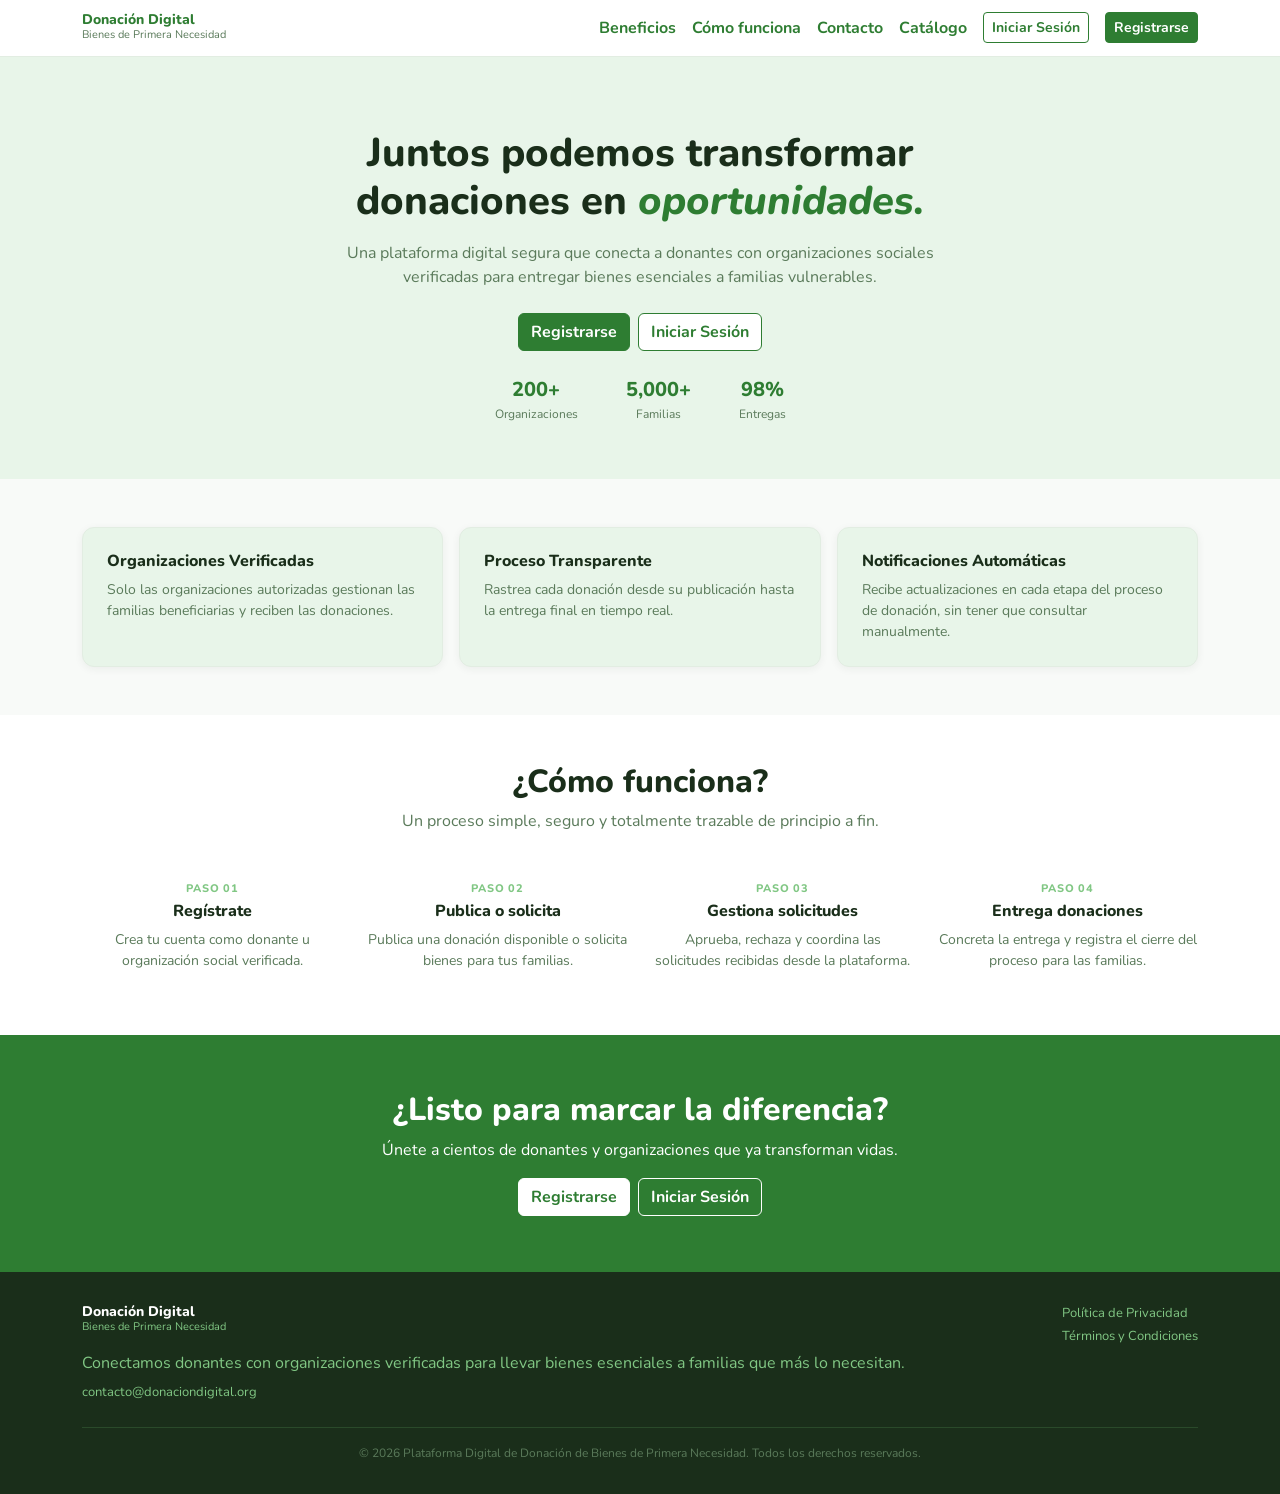
<file: index.html>
<!DOCTYPE html>
<html lang="es">

<head>
    <meta charset="UTF-8">
    <meta name="viewport" content="width=device-width, initial-scale=1.0">
    <title>Donación Digital - Plataforma de Donación de Bienes de Primera Necesidad</title>
    <link href="https://cdn.jsdelivr.net/npm/bootstrap@5.3.8/dist/css/bootstrap.min.css" rel="stylesheet">
    <link rel="stylesheet" href="css/styles.css">
    <link rel="stylesheet" href="css/inicio.css">
</head>

<body>

    <header class="encabezado">
        <div class="container encabezado-contenido">
            <a href="index.html" class="logo">
                <span>
                    <span class="logo-titulo">Donación Digital</span>
                    <span class="logo-subtitulo">Bienes de Primera Necesidad</span>
                </span>
            </a>

            <nav>
                <ul class="menu">
                    <li><a href="#beneficios">Beneficios</a></li>
                    <li><a href="#como-funciona">Cómo funciona</a></li>
                    <li><a href="#contacto">Contacto</a></li>
                    <li><a href="pages/catalogo.html">Catálogo</a></li>
                    <li><a href="pages/login.html" class="btn btn-donacion-borde btn-sm">Iniciar Sesión</a></li>
                    <li><a href="pages/registro.html" class="btn btn-donacion btn-sm">Registrarse</a></li>
                </ul>
            </nav>
        </div>
    </header>

    <main>


        <section class="portada text-center">
            <div class="container">
                <h1 class="portada-titulo">
                    Juntos podemos transformar donaciones en
                    <span class="resaltado">oportunidades.</span>
                </h1>

                <p class="portada-texto texto-secundario">
                    Una plataforma digital segura que conecta a donantes con organizaciones
                    sociales verificadas para entregar bienes esenciales a familias vulnerables.
                </p>

                <div class="d-flex justify-content-center gap-2 mb-4">
                    <a href="pages/registro.html" class="btn btn-donacion">Registrarse</a>
                    <a href="pages/login.html" class="btn btn-donacion-borde">Iniciar Sesión</a>
                </div>

                <div class="d-flex justify-content-center gap-5">
                    <div>
                        <span class="estadistica-numero">200+</span>
                        <span class="estadistica-texto">Organizaciones</span>
                    </div>
                    <div>
                        <span class="estadistica-numero">5,000+</span>
                        <span class="estadistica-texto">Familias</span>
                    </div>
                    <div>
                        <span class="estadistica-numero">98%</span>
                        <span class="estadistica-texto">Entregas</span>
                    </div>
                </div>
            </div>
        </section>

   
        <section id="beneficios" class="py-5">
            <div class="container">
                <div class="row g-3">

                    <div class="col-md-4">
                        <div class="card card-beneficio h-100">
                            <div class="card-body p-4">
                                <h3 class="titulo-item">Organizaciones Verificadas</h3>
                                <p class="texto-secundario small mb-0">
                                    Solo las organizaciones autorizadas gestionan las familias beneficiarias y reciben las donaciones.
                                </p>
                            </div>
                        </div>
                    </div>

                    <div class="col-md-4">
                        <div class="card card-beneficio h-100">
                            <div class="card-body p-4">
                                <h3 class="titulo-item">Proceso Transparente</h3>
                                <p class="texto-secundario small mb-0">
                                    Rastrea cada donación desde su publicación hasta la entrega final en tiempo real.
                                </p>
                            </div>
                        </div>
                    </div>

                    <div class="col-md-4">
                        <div class="card card-beneficio h-100">
                            <div class="card-body p-4">
                                <h3 class="titulo-item">Notificaciones Automáticas</h3>
                                <p class="texto-secundario small mb-0">
                                    Recibe actualizaciones en cada etapa del proceso de donación, sin tener que consultar manualmente.
                                </p>
                            </div>
                        </div>
                    </div>

                </div>
            </div>
        </section>

   
        <section id="como-funciona" class="py-5 bg-white text-center">
            <div class="container">
                <h2>¿Cómo funciona?</h2>
                <p class="texto-secundario mb-5">Un proceso simple, seguro y totalmente trazable de principio a fin.</p>

                <div class="row g-4">

                    <div class="col-md-3">
                        <span class="paso-numero">Paso 01</span>
                        <h3 class="titulo-item">Regístrate</h3>
                        <p class="texto-secundario small">Crea tu cuenta como donante u organización social verificada.</p>
                    </div>

                    <div class="col-md-3">
                        <span class="paso-numero">Paso 02</span>
                        <h3 class="titulo-item">Publica o solicita</h3>
                        <p class="texto-secundario small">Publica una donación disponible o solicita bienes para tus familias.</p>
                    </div>

                    <div class="col-md-3">
                        <span class="paso-numero">Paso 03</span>
                        <h3 class="titulo-item">Gestiona solicitudes</h3>
                        <p class="texto-secundario small">Aprueba, rechaza y coordina las solicitudes recibidas desde la plataforma.</p>
                    </div>

                    <div class="col-md-3">
                        <span class="paso-numero">Paso 04</span>
                        <h3 class="titulo-item">Entrega donaciones</h3>
                        <p class="texto-secundario small">Concreta la entrega y registra el cierre del proceso para las familias.</p>
                    </div>

                </div>
            </div>
        </section>

  
        <section class="llamado-accion text-center">
            <div class="container">
                <h2>¿Listo para marcar la diferencia?</h2>
                <p>Únete a cientos de donantes y organizaciones que ya transforman vidas.</p>

                <div class="d-flex justify-content-center gap-2">
                    <a href="pages/registro.html" class="btn btn-blanco">Registrarse</a>
                    <a href="pages/login.html" class="btn btn-blanco-borde">Iniciar Sesión</a>
                </div>
            </div>
        </section>

    </main>

  
    <footer class="footer mt-0" id="contacto">
        <div class="container">
            <div class="d-flex justify-content-between flex-wrap gap-3">

                <div>
                    <div class="logo">
                        <span>
                            <span class="logo-titulo">Donación Digital</span>
                            <span class="logo-subtitulo">Bienes de Primera Necesidad</span>
                        </span>
                    </div>
                    <p class="mt-3 mb-1">
                        Conectamos donantes con organizaciones verificadas para llevar bienes esenciales a familias que más lo necesitan.
                    </p>
                    <a href="mailto:contacto@donaciondigital.org">contacto@donaciondigital.org</a>
                </div>

                <div class="d-flex flex-column gap-1">
                    <a href="#">Política de Privacidad</a>
                    <a href="#">Términos y Condiciones</a>
                </div>

            </div>

            <p class="footer-copyright">
                © 2026 Plataforma Digital de Donación de Bienes de Primera Necesidad. Todos los derechos reservados.
            </p>
        </div>
    </footer>

</body>

</html>
</file>
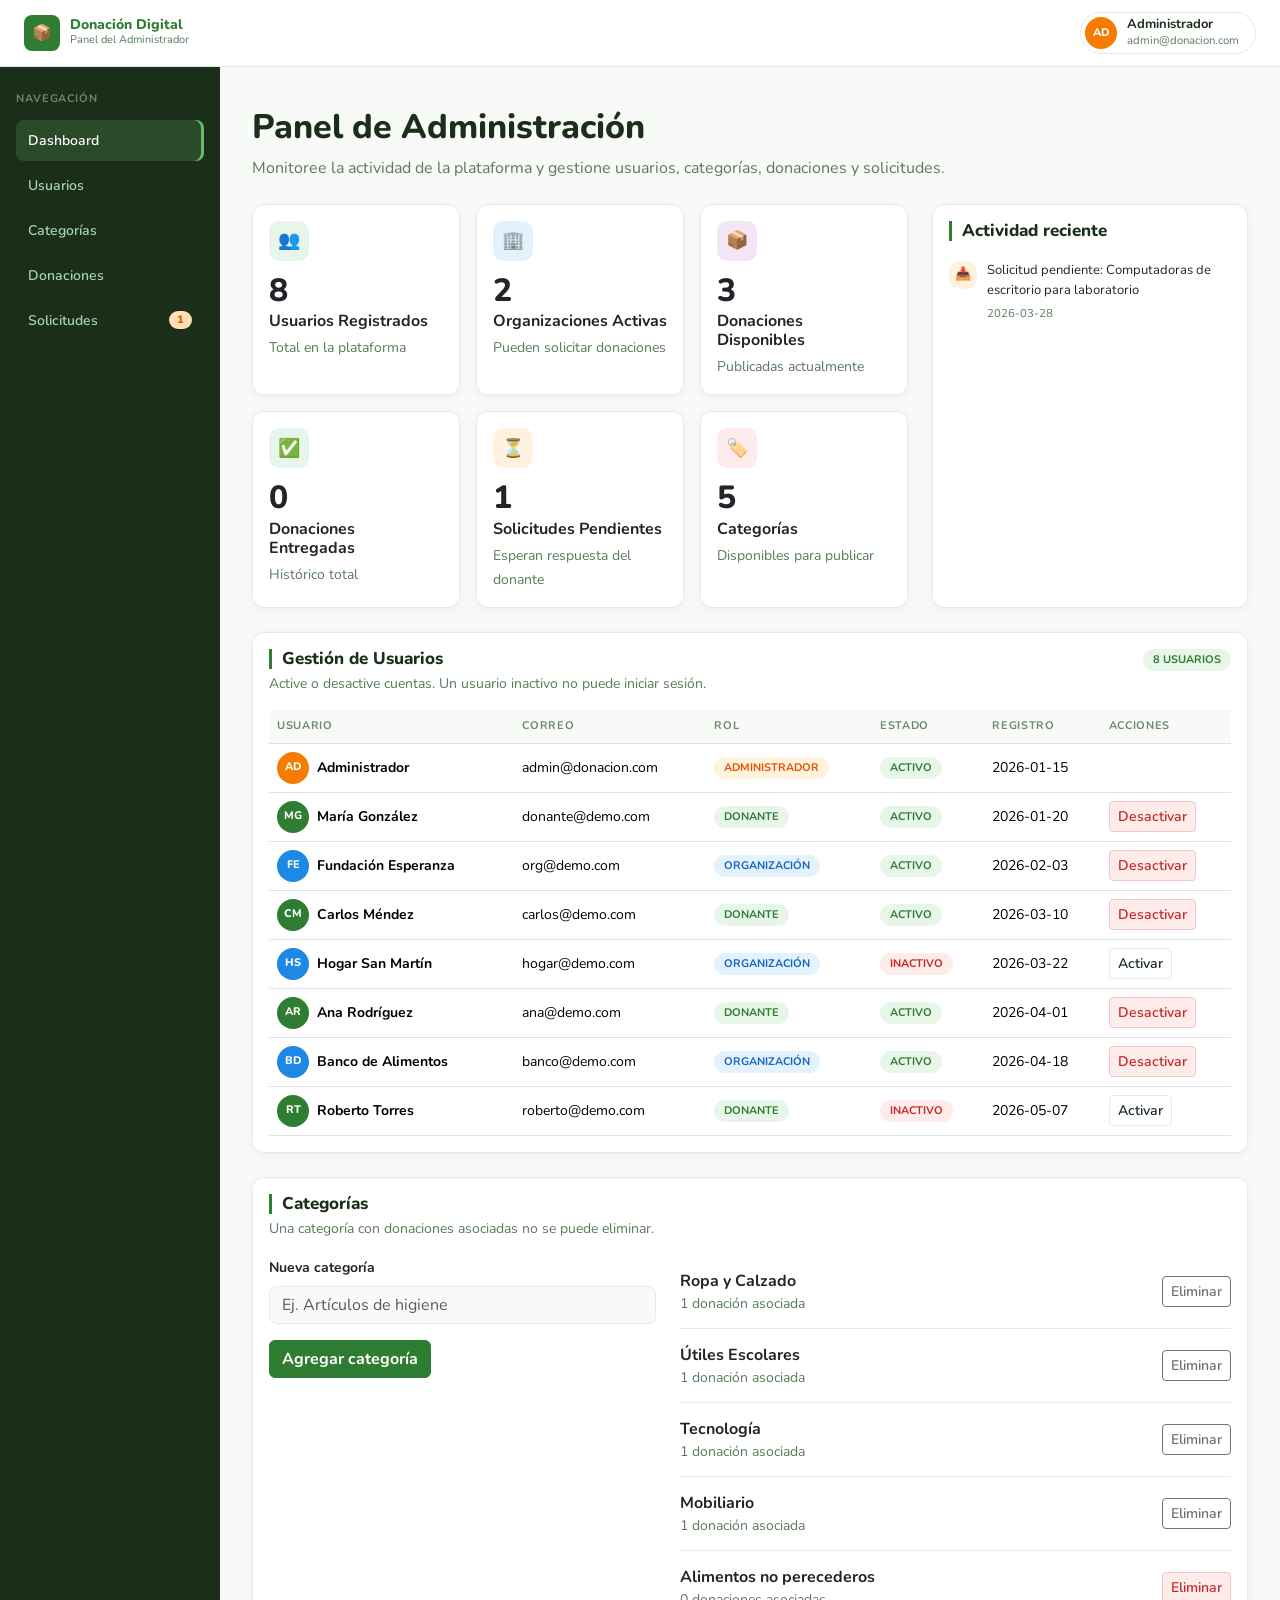
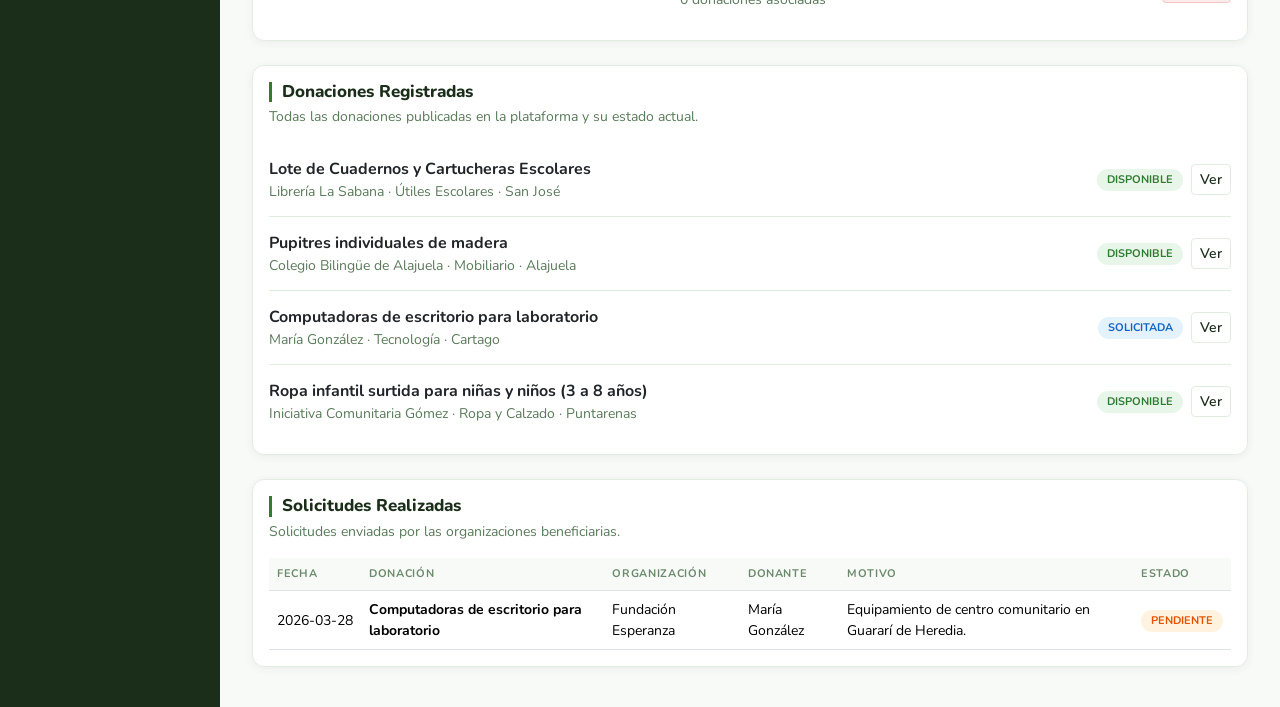
<file: pages/admin.html>
<!DOCTYPE html>
<html lang="es">

<head>
    <meta charset="UTF-8">
    <meta name="viewport" content="width=device-width, initial-scale=1.0">
    <title>Panel de Administración | Donación Digital</title>
    <link href="https://cdn.jsdelivr.net/npm/bootstrap@5.3.8/dist/css/bootstrap.min.css" rel="stylesheet">
    <link rel="stylesheet" href="../css/styles.css">
    <link rel="stylesheet" href="../css/admin.css">
</head>

<body>

    <!-- encabezado -->
    <header class="encabezado">
        <div class="container-fluid px-4 encabezado-contenido">
            <a href="../index.html" class="logo">
                <span class="logo-icono">📦</span>
                <span>
                    <span class="logo-titulo">Donación Digital</span>
                    <span class="logo-subtitulo">Panel del Administrador</span>
                </span>
            </a>

            <div class="usuario-admin">
                <span class="avatar avatar-administrador">AD</span>
                <span>
                    <strong class="d-block">Administrador</strong>
                    <small class="texto-secundario">admin@donacion.com</small>
                </span>
            </div>
        </div>
    </header>

    <div class="admin-contenedor">

        <!-- menu lateral -->
        <aside class="admin-menu">
            <p class="admin-menu-titulo">Navegación</p>
            <nav>
                <a href="#dashboard" id="menuDashboard" class="activo" onclick="marcarMenu('menuDashboard')">Dashboard</a>
                <a href="#usuarios" id="menuUsuarios" onclick="marcarMenu('menuUsuarios')">Usuarios</a>
                <a href="#categorias" id="menuCategorias" onclick="marcarMenu('menuCategorias')">Categorías</a>
                <a href="#donaciones" id="menuDonaciones" onclick="marcarMenu('menuDonaciones')">Donaciones</a>
                <a href="#solicitudes" id="menuSolicitudes" onclick="marcarMenu('menuSolicitudes')">Solicitudes <span class="menu-contador" id="contadorPendientes">0</span></a>
            </nav>
        </aside>

        <main class="admin-contenido">

            <!-- resumen -->
            <section id="dashboard">
                <h1 class="titulo-panel">Panel de Administración</h1>
                <p class="texto-secundario mb-4">Monitoree la actividad de la plataforma y gestione usuarios, categorías, donaciones y solicitudes.</p>

                <div class="row g-4">
                    <div class="col-xl-8">
                        <div class="row g-3">
                            <div class="col-sm-6 col-lg-4">
                                <div class="card h-100">
                                    <div class="card-body">
                                        <span class="icono-dato icono-verde">👥</span>
                                        <p class="numero-dato" id="totalUsuarios">0</p>
                                        <h2 class="h6 fw-bold mb-1">Usuarios Registrados</h2>
                                        <small class="texto-secundario">Total en la plataforma</small>
                                    </div>
                                </div>
                            </div>
                            <div class="col-sm-6 col-lg-4">
                                <div class="card h-100">
                                    <div class="card-body">
                                        <span class="icono-dato icono-azul">🏢</span>
                                        <p class="numero-dato" id="totalOrganizaciones">0</p>
                                        <h2 class="h6 fw-bold mb-1">Organizaciones Activas</h2>
                                        <small class="texto-secundario">Pueden solicitar donaciones</small>
                                    </div>
                                </div>
                            </div>
                            <div class="col-sm-6 col-lg-4">
                                <div class="card h-100">
                                    <div class="card-body">
                                        <span class="icono-dato icono-morado">📦</span>
                                        <p class="numero-dato" id="totalDisponibles">0</p>
                                        <h2 class="h6 fw-bold mb-1">Donaciones Disponibles</h2>
                                        <small class="texto-secundario">Publicadas actualmente</small>
                                    </div>
                                </div>
                            </div>
                            <div class="col-sm-6 col-lg-4">
                                <div class="card h-100">
                                    <div class="card-body">
                                        <span class="icono-dato icono-verde">✅</span>
                                        <p class="numero-dato" id="totalEntregadas">0</p>
                                        <h2 class="h6 fw-bold mb-1">Donaciones Entregadas</h2>
                                        <small class="texto-secundario">Histórico total</small>
                                    </div>
                                </div>
                            </div>
                            <div class="col-sm-6 col-lg-4">
                                <div class="card h-100">
                                    <div class="card-body">
                                        <span class="icono-dato icono-naranja">⏳</span>
                                        <p class="numero-dato" id="totalPendientes">0</p>
                                        <h2 class="h6 fw-bold mb-1">Solicitudes Pendientes</h2>
                                        <small class="texto-secundario">Esperan respuesta del donante</small>
                                    </div>
                                </div>
                            </div>
                            <div class="col-sm-6 col-lg-4">
                                <div class="card h-100">
                                    <div class="card-body">
                                        <span class="icono-dato icono-rojo">🏷️</span>
                                        <p class="numero-dato" id="totalCategorias">0</p>
                                        <h2 class="h6 fw-bold mb-1">Categorías</h2>
                                        <small class="texto-secundario">Disponibles para publicar</small>
                                    </div>
                                </div>
                            </div>
                        </div>
                    </div>

                    <div class="col-xl-4">
                        <div class="card h-100">
                            <div class="card-body">
                                <h2 class="titulo-tarjeta mb-2">Actividad reciente</h2>
                                <ul class="lista-actividad" id="listaActividad"></ul>
                            </div>
                        </div>
                    </div>
                </div>
            </section>

            <!-- usuarios -->
            <section id="usuarios" class="card">
                <div class="card-body">
                    <div class="d-flex justify-content-between align-items-start flex-wrap gap-2 mb-3">
                        <div>
                            <h2 class="titulo-tarjeta">Gestión de Usuarios</h2>
                            <p class="texto-secundario small mb-0">Active o desactive cuentas. Un usuario inactivo no puede iniciar sesión.</p>
                        </div>
                        <span class="pill pill-activo" id="cantidadUsuarios"></span>
                    </div>
                    <div class="table-responsive">
                        <table class="table tabla-admin align-middle mb-0">
                            <thead>
                                <tr>
                                    <th>Usuario</th>
                                    <th>Correo</th>
                                    <th>Rol</th>
                                    <th>Estado</th>
                                    <th>Registro</th>
                                    <th>Acciones</th>
                                </tr>
                            </thead>
                            <tbody id="tablaUsuarios"></tbody>
                        </table>
                    </div>
                </div>
            </section>

            <!-- categorias -->
            <section id="categorias" class="card">
                <div class="card-body">
                    <h2 class="titulo-tarjeta">Categorías</h2>
                    <p class="texto-secundario small">Una categoría con donaciones asociadas no se puede eliminar.</p>

                    <div class="row g-4">
                        <div class="col-md-5">
                            <form id="formCategoria" novalidate onsubmit="agregarCategoria(); return false;">
                                <label for="nombreCategoria" class="form-label">Nueva categoría</label>
                                <input type="text" id="nombreCategoria" class="form-control" placeholder="Ej. Artículos de higiene">
                                <span class="mensaje-error" id="errorCategoria"></span>
                                <button type="submit" class="btn btn-donacion mt-3">Agregar categoría</button>
                            </form>
                        </div>
                        <div class="col-md-7">
                            <ul class="lista-admin" id="listaCategorias"></ul>
                        </div>
                    </div>
                </div>
            </section>

            <!-- donaciones -->
            <section id="donaciones" class="card">
                <div class="card-body">
                    <h2 class="titulo-tarjeta">Donaciones Registradas</h2>
                    <p class="texto-secundario small">Todas las donaciones publicadas en la plataforma y su estado actual.</p>
                    <ul class="lista-admin" id="listaDonaciones"></ul>
                </div>
            </section>

            <!-- solicitudes -->
            <section id="solicitudes" class="card">
                <div class="card-body">
                    <h2 class="titulo-tarjeta">Solicitudes Realizadas</h2>
                    <p class="texto-secundario small">Solicitudes enviadas por las organizaciones beneficiarias.</p>
                    <div class="table-responsive">
                        <table class="table tabla-admin align-middle mb-0">
                            <thead>
                                <tr>
                                    <th>Fecha</th>
                                    <th>Donación</th>
                                    <th>Organización</th>
                                    <th>Donante</th>
                                    <th>Motivo</th>
                                    <th>Estado</th>
                                </tr>
                            </thead>
                            <tbody id="tablaSolicitudes"></tbody>
                        </table>
                    </div>
                </div>
            </section>

        </main>
    </div>

    <!-- ventana de confirmacion -->
    <div class="modal fade" id="modalConfirmar" tabindex="-1" aria-labelledby="modalTitulo" aria-hidden="true">
        <div class="modal-dialog modal-dialog-centered">
            <div class="modal-content modal-confirmar">
                <span class="icono-dato icono-rojo mb-3" id="modalIcono">🗑️</span>
                <h2 class="h4 fw-bold" id="modalTitulo"></h2>
                <p class="texto-secundario mb-0" id="modalTexto"></p>
                <div class="d-flex gap-2 mt-4">
                    <button type="button" class="btn btn-donacion-borde flex-fill" data-bs-dismiss="modal">Cancelar</button>
                    <button type="button" class="btn btn-peligro flex-fill" id="modalBoton" data-bs-dismiss="modal" onclick="confirmarAccion()"></button>
                </div>
            </div>
        </div>
    </div>

    <script src="https://cdn.jsdelivr.net/npm/bootstrap@5.3.8/dist/js/bootstrap.bundle.min.js"></script>
    <script src="../js/catalogo.js"></script>
    <script src="../js/admin.js"></script>
</body>

</html>
</file>
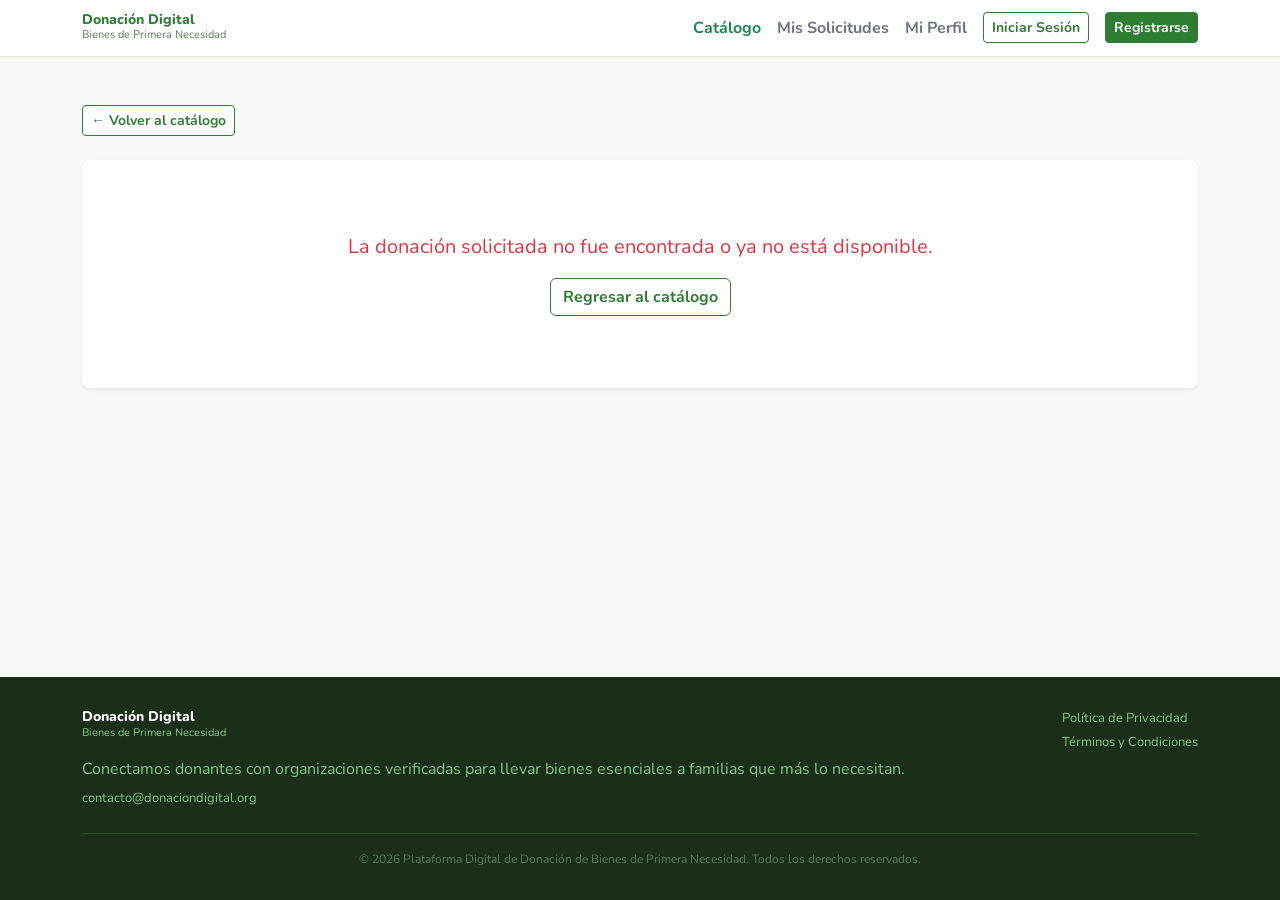
<file: pages/detalle-donacion.html>
<!DOCTYPE html>
<html lang="es">

<head>
    <meta charset="UTF-8">
    <meta name="viewport" content="width=device-width, initial-scale=1.0">
    <title>Detalle de Donación | Donación Digital</title>
    <link href="https://cdn.jsdelivr.net/npm/bootstrap@5.3.8/dist/css/bootstrap.min.css" rel="stylesheet">
    <link rel="stylesheet" href="../css/styles.css">
    <link rel="stylesheet" href="../css/catalogo.css">
</head>

<body>

    <!-- encabezado -->
    <header class="encabezado">
        <div class="container encabezado-contenido">
            <a href="../index.html" class="logo">
                <span>
                    <span class="logo-titulo">Donación Digital</span>
                    <span class="logo-subtitulo">Bienes de Primera Necesidad</span>
                </span>
            </a>

            <nav>
                <ul class="menu d-flex align-items-center gap-3 list-unstyled mb-0">
                    <li><a href="catalogo.html" class="text-decoration-none fw-bold text-success">Catálogo</a></li>
                    <li><a href="mis-solicitudes.html" class="text-decoration-none text-secondary">Mis Solicitudes</a></li>
                    <li><a href="perfil-organizacion.html" class="text-decoration-none text-secondary">Mi Perfil</a></li>
                    <li><a href="login.html" class="btn btn-donacion-borde btn-sm">Iniciar Sesión</a></li>
                    <li><a href="registro.html" class="btn btn-donacion btn-sm">Registrarse</a></li>
                </ul>
            </nav>
        </div>
    </header>

    <!-- contenido de la página -->
    <main class="container py-5">

        <div class="mb-4">
            <a href="catalogo.html" class="btn btn-donacion-borde btn-sm">&larr; Volver al catálogo</a>
        </div>

        <section id="detalleContenedor" class="card border-0 shadow-sm p-4 rounded-3"></section>

    </main>

    <!-- ventana para solicitar la donación -->
    <div class="modal fade" id="modalSolicitud" tabindex="-1" aria-labelledby="modalLabel" aria-hidden="true">
        <div class="modal-dialog modal-dialog-centered">
            <div class="modal-content">
                <div class="modal-header">
                    <h5 class="modal-title fw-bold" id="modalLabel">Solicitar Donación</h5>
                    <button type="button" class="btn-close" data-bs-dismiss="modal" aria-label="Cerrar"></button>
                </div>
                <form id="formSolicitar" novalidate onsubmit="enviarSolicitud(); return false;">
                    <div class="modal-body">
                        <input type="hidden" id="solicitudDonacionId">

                        <div class="mb-3">
                            <label class="form-label fw-semibold">Bien a solicitar:</label>
                            <input type="text" id="solicitudTitulo" class="form-control bg-light" readonly>
                        </div>

                        <div class="mb-3">
                            <label for="motivoSolicitud" class="form-label fw-semibold">
                                Motivo / Población beneficiaria <span class="text-danger">*</span>
                            </label>
                            <textarea id="motivoSolicitud" class="form-control" rows="4" 
                                placeholder="Describa la comunidad vulnerable u hogares que recibirán el recurso (mínimo 20 caracteres)..." required></textarea>
                            <div id="errorMotivo" class="text-danger small mt-1"></div>
                        </div>

                        <div class="mb-3">
                            <label for="telefonoContacto" class="form-label fw-semibold">
                                Teléfono de contacto de la organización <span class="text-danger">*</span>
                            </label>
                            <input type="tel" id="telefonoContacto" class="form-control" placeholder="Ej: 8888-8888 o 2222-3333" required>
                            <div id="errorTelefono" class="text-danger small mt-1"></div>
                        </div>
                    </div>
                    <div class="modal-footer">
                        <button type="button" class="btn btn-donacion-borde" data-bs-dismiss="modal">Cancelar</button>
                        <button type="submit" class="btn btn-donacion">Confirmar Solicitud</button>
                    </div>
                </form>
            </div>
        </div>
    </div>

    <!-- footer -->
    <footer class="footer">
        <div class="container">
            <div class="d-flex justify-content-between flex-wrap gap-3">
                <div>
                    <div class="logo">
                        <span>
                            <span class="logo-titulo">Donación Digital</span>
                            <span class="logo-subtitulo">Bienes de Primera Necesidad</span>
                        </span>
                    </div>
                    <p class="mt-3 mb-1">
                        Conectamos donantes con organizaciones verificadas para llevar bienes esenciales a familias que más lo necesitan.
                    </p>
                    <a href="mailto:contacto@donaciondigital.org">contacto@donaciondigital.org</a>
                </div>

                <div class="d-flex flex-column gap-1">
                    <a href="#">Política de Privacidad</a>
                    <a href="#">Términos y Condiciones</a>
                </div>
            </div>

            <p class="footer-copyright">
                © 2026 Plataforma Digital de Donación de Bienes de Primera Necesidad. Todos los derechos reservados.
            </p>
        </div>
    </footer>

    <script src="https://cdn.jsdelivr.net/npm/bootstrap@5.3.8/dist/js/bootstrap.bundle.min.js"></script>
    <script src="../js/catalogo.js"></script>
</body>

</html>
</file>
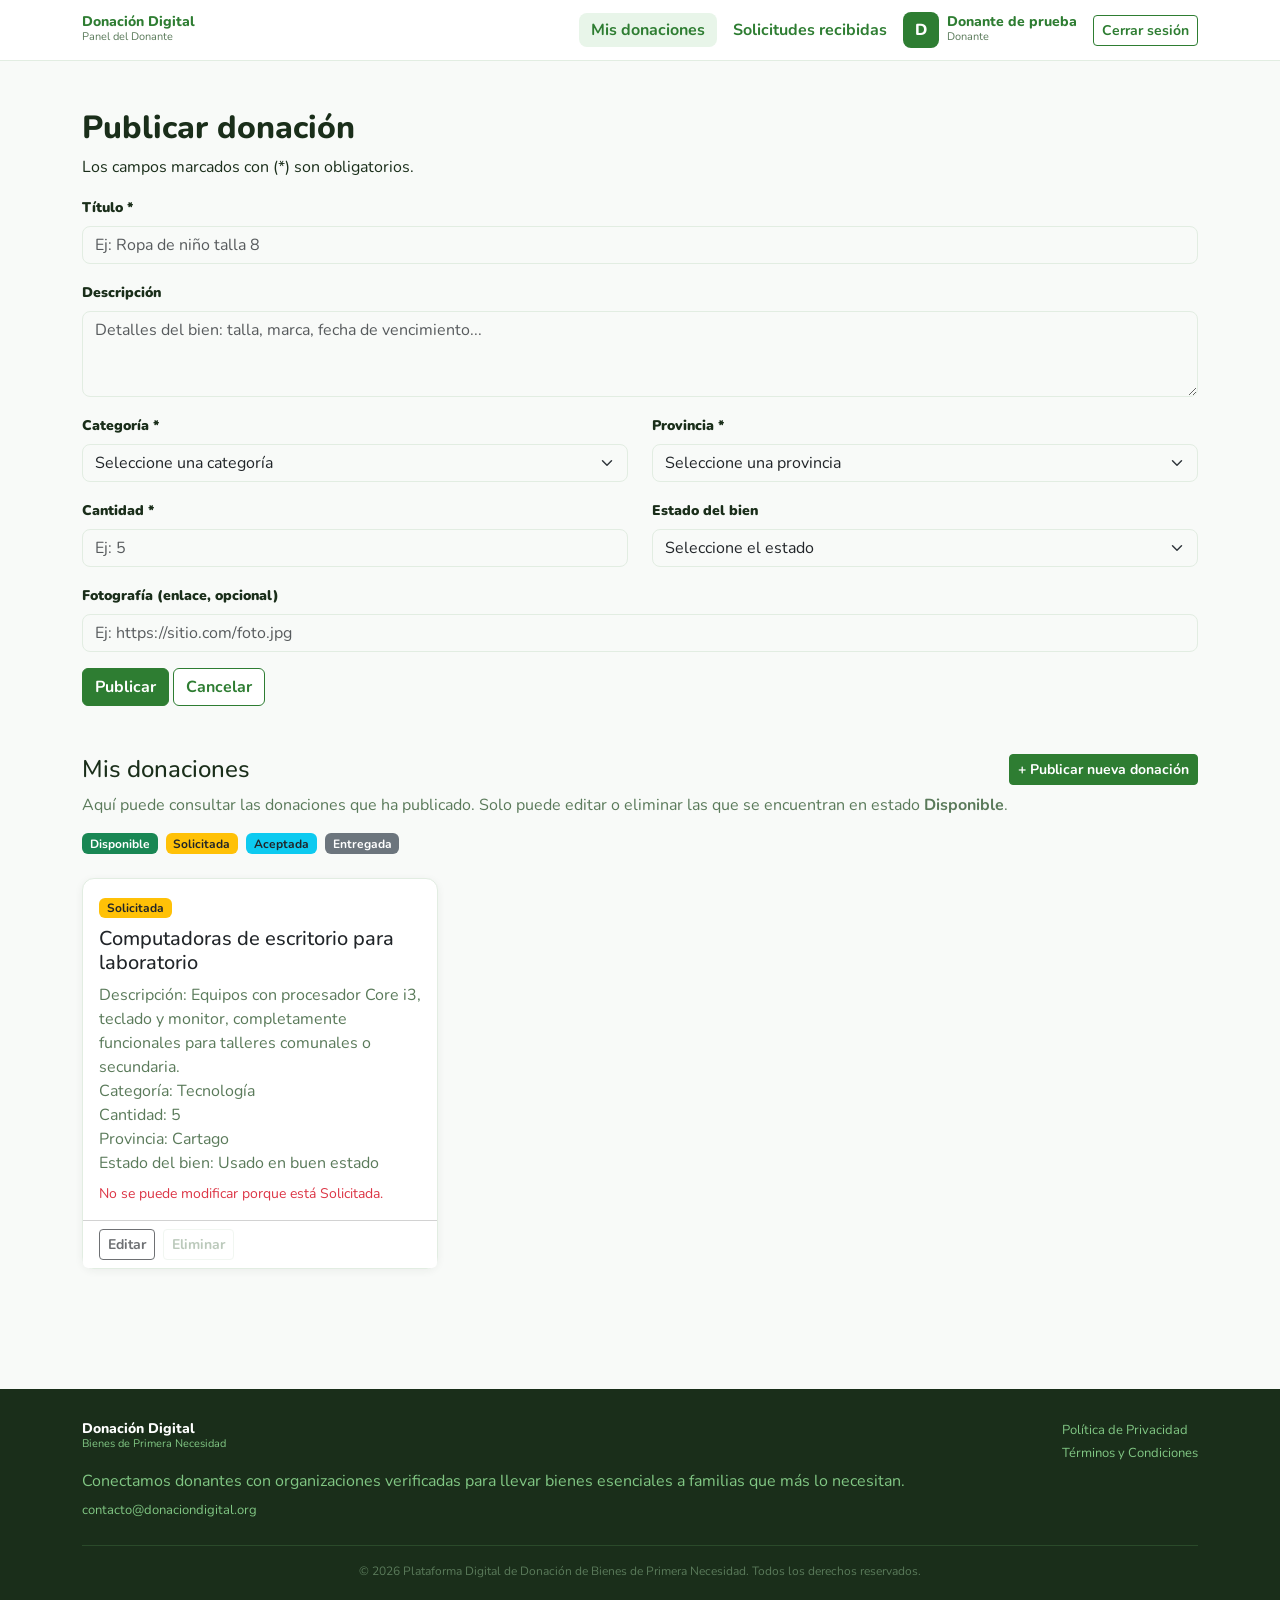
<file: pages/donaciones.html>
<!DOCTYPE html>
<html lang="es">
<head>
  <meta charset="UTF-8">
  <meta name="viewport" content="width=device-width, initial-scale=1.0">
  <title>Mis donaciones | Donación Digital</title>
  <link rel="stylesheet" href="https://cdn.jsdelivr.net/npm/bootstrap@5.3.8/dist/css/bootstrap.min.css">
  <link rel="stylesheet" href="../css/styles.css">
  <link rel="stylesheet" href="../css/donaciones.css">
</head>
<body>

  <!-- encabezado (nav del donante) -->
  <header class="encabezado">
    <div class="container encabezado-contenido">
      <a href="../index.html" class="logo">
        <span>
          <span class="logo-titulo">Donación Digital</span>
          <span class="logo-subtitulo">Panel del Donante</span>
        </span>
      </a>

      <nav>
        <ul class="menu">
          <li><a href="#seccionMisDonaciones" class="menu-activo">Mis donaciones</a></li>
          <li><a href="solicitudes-recibidas.html">Solicitudes recibidas</a></li>
          <!-- Usuario con sesión iniciada (luego lo pondrá el login del integrante 1) -->
          <li class="d-flex align-items-center gap-2">
            <span class="logo-icono">D</span>
            <span>
              <span class="logo-titulo">Donante de prueba</span>
              <span class="logo-subtitulo">Donante</span>
            </span>
          </li>
          <li><a href="login.html" class="btn btn-donacion-borde btn-sm">Cerrar sesión</a></li>
        </ul>
      </nav>
    </div>
  </header>

  <main class="container py-5">

    <div id="mensaje"></div>

    <!-- Formulario publicar y editar -->
    <section id="seccionFormulario">
      <h2 id="tituloFormulario">Publicar donación</h2>
      <p>Los campos marcados con (*) son obligatorios.</p>

      <form id="formDonacion" novalidate>
        <input type="hidden" id="idDonacion"> <!-- Este es el ID de la donacion-->

        <div class="mb-3">
          <label for="titulo" class="form-label"><Strong>Título *</Strong></label>
          <input type="text" id="titulo" class="form-control" maxlength="80" placeholder="Ej: Ropa de niño talla 8">
          <div class="text-danger" id="errorTitulo"></div>
        </div>

        <div class="mb-3">
          <label for="descripcion" class="form-label"><Strong>Descripción</Strong></label>
          <textarea id="descripcion" class="form-control" rows="3" placeholder="Detalles del bien: talla, marca, fecha de vencimiento..."></textarea>
        </div>

        <div class="row">
          <div class="col-md-6 mb-3">
            <label for="categoria" class="form-label"><Strong>Categoría *</Strong></label>
            <select id="categoria" class="form-select">
            <option value="">Seleccione una categoría</option>
            <option value="Ropa y Calzado">Ropa y Calzado</option>
            <option value="Útiles Escolares">Útiles Escolares</option>
            <option value="Tecnología">Tecnología</option>
            <option value="Mobiliario">Mobiliario</option>
            <option value="Alimentos no perecederos">Alimentos no perecederos</option>
            </select>
            <div class="text-danger" id="errorCategoria"></div>
          </div>

          <div class="col-md-6 mb-3">
            <label for="provincia" class="form-label"><Strong>Provincia *</Strong></label>
            <select id="provincia" class="form-select">
            <option value="">Seleccione una provincia</option>
            <option value="San José">San José</option>
            <option value="Alajuela">Alajuela</option>
            <option value="Cartago">Cartago</option>
            <option value="Heredia">Heredia</option>
            <option value="Guanacaste">Guanacaste</option>
            <option value="Puntarenas">Puntarenas</option>
            <option value="Limón">Limón</option>
            </select>
            <div class="text-danger" id="errorProvincia"></div>
          </div>
        </div>

        <div class="row">
          <div class="col-md-6 mb-3">
            <label for="cantidad" class="form-label"><Strong>Cantidad *</Strong></label>
            <input type="number" id="cantidad" class="form-control" min="1"  max="999" placeholder="Ej: 5">
            <div class="text-danger" id="errorCantidad"></div>
          </div>

          <div class="col-md-6 mb-3">
            <label for="estado_bien" class="form-label"><Strong>Estado del bien</Strong></label>
            <select id="estado_bien" class="form-select">
            <option value="">Seleccione el estado</option>
            <option value="Nuevo">Nuevo</option>
            <option value="Usado en buen estado">Usado en buen estado</option>
            <option value="Usado con detalles">Usado con detalles</option>
            </select>
          </div>
        </div>

        <div class="mb-3">
          <label for="fotografia" class="form-label"><Strong>Fotografía (enlace, opcional)</Strong></label>
          <input type="url" id="fotografia" class="form-control" placeholder="Ej: https://sitio.com/foto.jpg">
        </div>

        <button type="button" id="btnGuardar" class="btn btn-donacion" onclick="guardarDonacion()">Publicar</button>
        <button type="button" id="btnCancelar" class="btn btn-donacion-borde" onclick="limpiarFormulario()">Cancelar</button>
      </form>
    </section>

    
    <!-- Mis donaciones -->
     
    <section id="seccionMisDonaciones" class="mt-5">

    <div class="d-flex justify-content-between align-items-center flex-wrap gap-2 mb-2">
        <h2 class="h4 mb-0">Mis donaciones</h2>
        <a href="#seccionFormulario" class="btn btn-donacion btn-sm">+ Publicar nueva donación</a>
    </div>

    <p class="texto-secundario">
        Aquí puede consultar las donaciones que ha publicado. Solo puede editar o eliminar
        las que se encuentran en estado <strong>Disponible</strong>.
    </p>

    <div class="d-flex flex-wrap gap-2 mb-4">
        <span class="badge bg-success">Disponible</span>
        <span class="badge bg-warning text-dark">Solicitada</span>
        <span class="badge bg-info text-dark">Aceptada</span>
        <span class="badge bg-secondary">Entregada</span>
    </div>

    <div id="sinDonaciones" class="alert-exito d-none">
        Aún no ha publicado donaciones.
        <a href="#seccionFormulario">Publica tu primera donación</a>.
    </div>

    <div id="listaDonaciones" class="row"></div>

</section>



<!--Confirmación para eliminar -->

<div id="confirmarEliminar" class="alert-aviso mt-4 d-none">
    <p class="mb-2">
        <strong>¿Seguro que deseas eliminar esta donación?</strong>
        Esta acción no se puede deshacer.
    </p>
    <button type="button" id="btnConfirmarEliminar" class="btn btn-danger btn-sm" onclick="confirmarEliminar()">Confirmar</button>
<button type="button" id="btnCancelarEliminar" class="btn btn-donacion-borde btn-sm" onclick="cancelarEliminar()">Cancelar</button>
</div>

  </main>

  <!-- footer -->
   
  <footer class="footer">
    <div class="container">
      <div class="d-flex justify-content-between flex-wrap gap-3">

        <div>
          <div class="logo">
            <span>
              <span class="logo-titulo">Donación Digital</span>
              <span class="logo-subtitulo">Bienes de Primera Necesidad</span>
            </span>
          </div>
          <p class="mt-3 mb-1">
            Conectamos donantes con organizaciones verificadas para llevar bienes esenciales a familias que más lo necesitan.
          </p>
          <a href="mailto:contacto@donaciondigital.org">contacto@donaciondigital.org</a>
        </div>

        <div class="d-flex flex-column gap-1">
          <a href="#">Política de Privacidad</a>
          <a href="#">Términos y Condiciones</a>
        </div>

      </div>

      <p class="footer-copyright">
        © 2026 Plataforma Digital de Donación de Bienes de Primera Necesidad. Todos los derechos reservados.
      </p>
    </div>
  </footer>

  <script src="https://cdn.jsdelivr.net/npm/bootstrap@5.3.8/dist/js/bootstrap.bundle.min.js"></script>
  <script src="../js/catalogo.js"></script>
  <script src="../js/donaciones.js"></script>
</body>
</html>
</file>
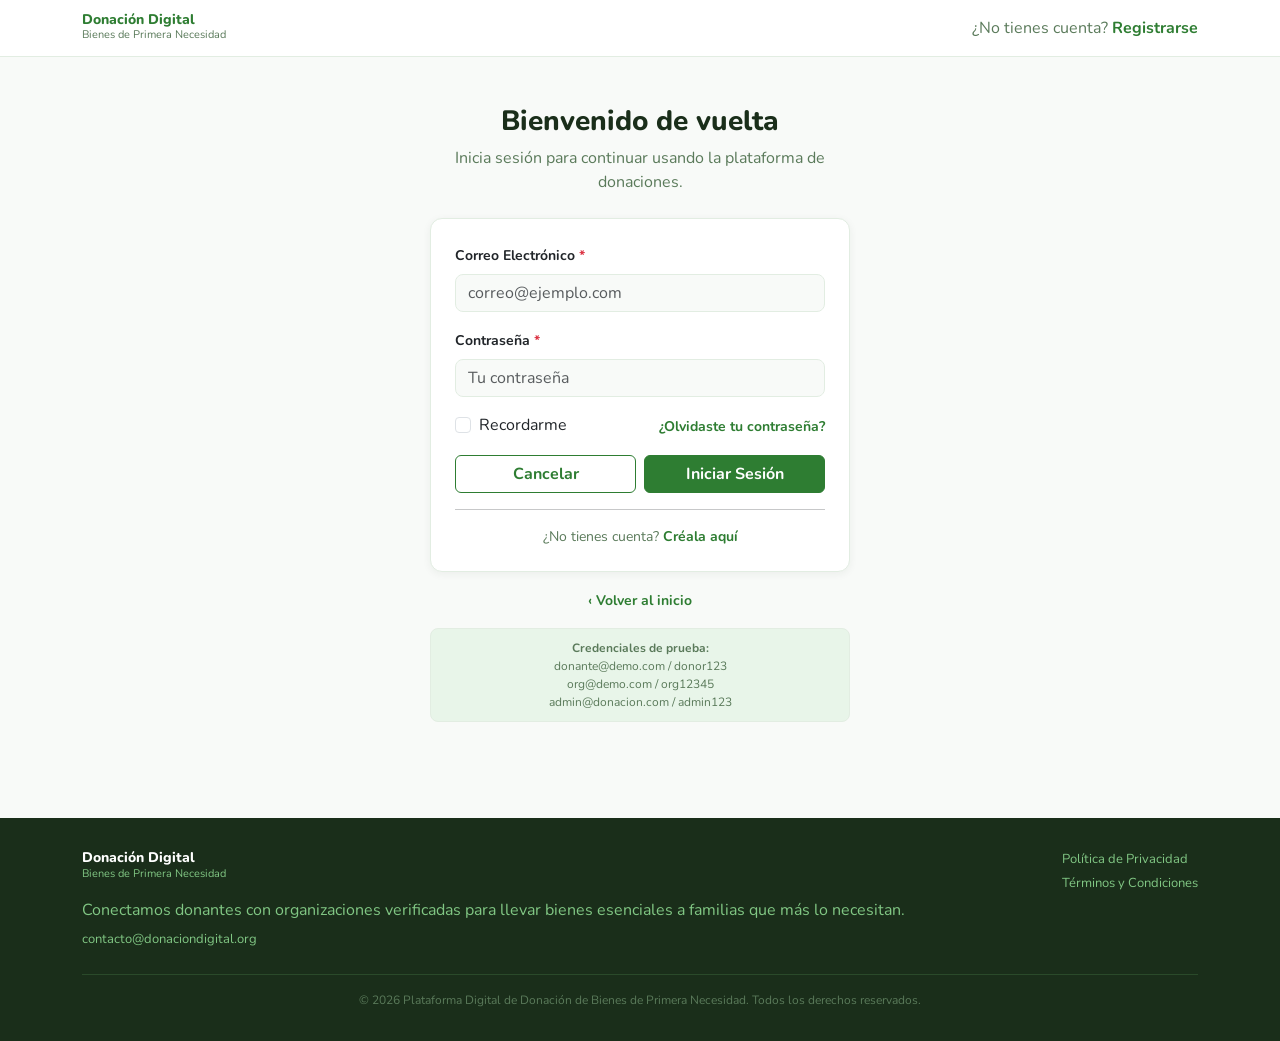
<file: pages/login.html>
<!DOCTYPE html>
<html lang="es">

<head>
    <meta charset="UTF-8">
    <meta name="viewport" content="width=device-width, initial-scale=1.0">
    <title>Iniciar sesión - Donación Digital</title>
    <link href="https://cdn.jsdelivr.net/npm/bootstrap@5.3.8/dist/css/bootstrap.min.css" rel="stylesheet">
    <link rel="stylesheet" href="../css/styles.css">
    <link rel="stylesheet" href="../css/auth.css">
</head>

<body>

    <header class="encabezado">
        <div class="container encabezado-contenido">
            <a href="../index.html" class="logo">
                <span>
                    <span class="logo-titulo">Donación Digital</span>
                    <span class="logo-subtitulo">Bienes de Primera Necesidad</span>
                </span>
            </a>

            <p class="mb-0 texto-secundario">¿No tienes cuenta? <a href="registro.html">Registrarse</a></p>
        </div>
    </header>

    <main class="container py-5">
        <div class="contenedor-login">

            <div class="text-center mb-4">
                <h1 class="titulo-auth">Bienvenido de vuelta</h1>
                <p class="texto-secundario">Inicia sesión para continuar usando la plataforma de donaciones.</p>
            </div>

            <div class="card card-formulario">
                <div class="card-body p-4">


                    <div id="alerta-login" style="display: none;"></div>

                    <form novalidate onsubmit="iniciarSesion(); return false;">

                        <div class="mb-3">
                            <label for="login-correo" class="form-label">Correo Electrónico <span class="text-danger">*</span></label>
                            <input type="email" class="form-control" id="login-correo" placeholder="correo@ejemplo.com">
                            <small class="mensaje-error" id="error-login-correo"></small>
                        </div>

                        <div class="mb-3">
                            <label for="login-clave" class="form-label">Contraseña <span class="text-danger">*</span></label>
                            <input type="password" class="form-control" id="login-clave" placeholder="Tu contraseña">
                            <small class="mensaje-error" id="error-login-clave"></small>
                        </div>

                        <div class="d-flex justify-content-between align-items-center mb-3">
                            <div class="form-check">
                                <input class="form-check-input" type="checkbox" id="recordarme">
                                <label class="form-check-label" for="recordarme">Recordarme</label>
                            </div>
                            <a href="#" class="small" onclick="olvidoClave(); return false;">¿Olvidaste tu contraseña?</a>
                        </div>

                        <div class="d-flex gap-2">
                            <a href="../index.html" class="btn btn-donacion-borde w-50">Cancelar</a>
                            <button type="submit" class="btn btn-donacion w-50" id="boton-login">Iniciar Sesión</button>
                        </div>

                    </form>

                    <hr class="my-3">

                    <p class="text-center small texto-secundario mb-0">
                        ¿No tienes cuenta? <a href="registro.html">Créala aquí</a>
                    </p>

                </div>
            </div>

            <p class="text-center mt-3"><a href="../index.html" class="small">‹ Volver al inicio</a></p>


            <div class="credenciales-prueba text-center">
                <strong>Credenciales de prueba:</strong><br>
                donante@demo.com / donor123<br>
                org@demo.com / org12345<br>
                admin@donacion.com / admin123
            </div>

        </div>
    </main>


    <footer class="footer">
        <div class="container">
            <div class="d-flex justify-content-between flex-wrap gap-3">

                <div>
                    <div class="logo">
                        <span>
                            <span class="logo-titulo">Donación Digital</span>
                            <span class="logo-subtitulo">Bienes de Primera Necesidad</span>
                        </span>
                    </div>
                    <p class="mt-3 mb-1">
                        Conectamos donantes con organizaciones verificadas para llevar bienes esenciales a familias que más lo necesitan.
                    </p>
                    <a href="mailto:contacto@donaciondigital.org">contacto@donaciondigital.org</a>
                </div>

                <div class="d-flex flex-column gap-1">
                    <a href="#">Política de Privacidad</a>
                    <a href="#">Términos y Condiciones</a>
                </div>

            </div>

            <p class="footer-copyright">
                © 2026 Plataforma Digital de Donación de Bienes de Primera Necesidad. Todos los derechos reservados.
            </p>
        </div>
    </footer>

   
    <script src="../js/auth.js"></script>

</body>

</html>
</file>
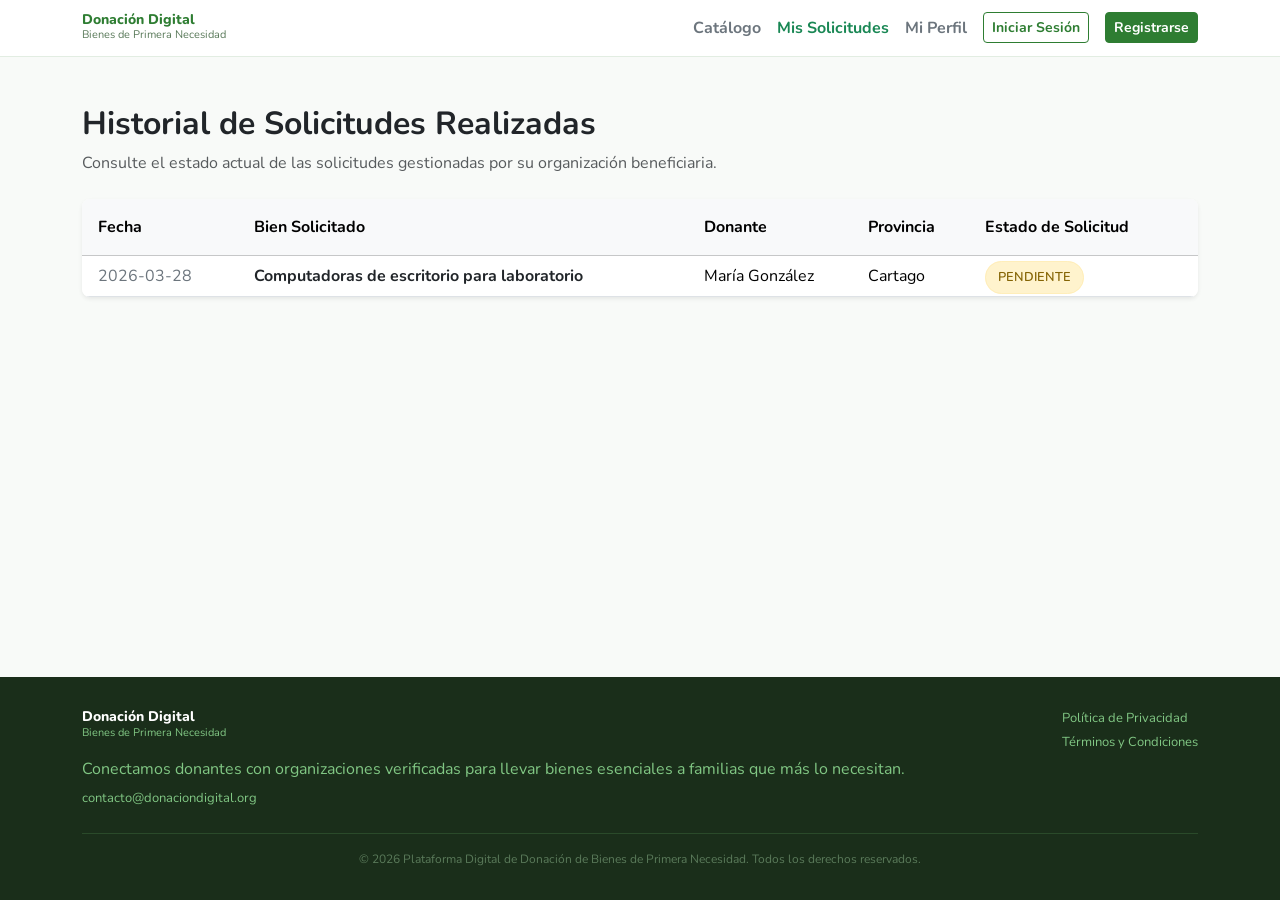
<file: pages/mis-solicitudes.html>
<!DOCTYPE html>
<html lang="es">

<head>
    <meta charset="UTF-8">
    <meta name="viewport" content="width=device-width, initial-scale=1.0">
    <title>Mis Solicitudes | Donación Digital</title>
    <link href="https://cdn.jsdelivr.net/npm/bootstrap@5.3.8/dist/css/bootstrap.min.css" rel="stylesheet">
    <link rel="stylesheet" href="../css/styles.css">
    <link rel="stylesheet" href="../css/catalogo.css">
</head>

<body>

    <!-- encabezado -->
    <header class="encabezado">
        <div class="container encabezado-contenido">
            <a href="../index.html" class="logo">
                <span>
                    <span class="logo-titulo">Donación Digital</span>
                    <span class="logo-subtitulo">Bienes de Primera Necesidad</span>
                </span>
            </a>

            <nav>
                <ul class="menu d-flex align-items-center gap-3 list-unstyled mb-0">
                    <li><a href="catalogo.html" class="text-decoration-none text-secondary">Catálogo</a></li>
                    <li><a href="mis-solicitudes.html" class="text-decoration-none fw-bold text-success">Mis Solicitudes</a></li>
                    <li><a href="perfil-organizacion.html" class="text-decoration-none text-secondary">Mi Perfil</a></li>
                    <li><a href="login.html" class="btn btn-donacion-borde btn-sm">Iniciar Sesión</a></li>
                    <li><a href="registro.html" class="btn btn-donacion btn-sm">Registrarse</a></li>
                </ul>
            </nav>
        </div>
    </header>

    <!-- contenido de la página -->
    <main class="container py-5">

        <div class="mb-4">
            <h1 class="h2 fw-bold text-dark">Historial de Solicitudes Realizadas</h1>
            <p class="text-muted">Consulte el estado actual de las solicitudes gestionadas por su organización beneficiaria.</p>
        </div>

        <section class="card shadow-sm border-0 rounded-3 overflow-hidden">
            <div class="table-responsive">
                <table class="table table-hover align-middle mb-0">
                    <thead class="table-light">
                        <tr>
                            <th scope="col" class="py-3 px-3">Fecha</th>
                            <th scope="col" class="py-3">Bien Solicitado</th>
                            <th scope="col" class="py-3">Donante</th>
                            <th scope="col" class="py-3">Provincia</th>
                            <th scope="col" class="py-3 px-3">Estado de Solicitud</th>
                        </tr>
                    </thead>
                    <tbody id="tbodySolicitudes"></tbody>
                </table>
            </div>
        </section>

    </main>

    <!-- footer -->
    <footer class="footer">
        <div class="container">
            <div class="d-flex justify-content-between flex-wrap gap-3">
                <div>
                    <div class="logo">
                        <span>
                            <span class="logo-titulo">Donación Digital</span>
                            <span class="logo-subtitulo">Bienes de Primera Necesidad</span>
                        </span>
                    </div>
                    <p class="mt-3 mb-1">
                        Conectamos donantes con organizaciones verificadas para llevar bienes esenciales a familias que más lo necesitan.
                    </p>
                    <a href="mailto:contacto@donaciondigital.org">contacto@donaciondigital.org</a>
                </div>

                <div class="d-flex flex-column gap-1">
                    <a href="#">Política de Privacidad</a>
                    <a href="#">Términos y Condiciones</a>
                </div>
            </div>

            <p class="footer-copyright">
                © 2026 Plataforma Digital de Donación de Bienes de Primera Necesidad. Todos los derechos reservados.
            </p>
        </div>
    </footer>

    <script src="https://cdn.jsdelivr.net/npm/bootstrap@5.3.8/dist/js/bootstrap.bundle.min.js"></script>
    <script src="../js/catalogo.js"></script>
</body>

</html>
</file>
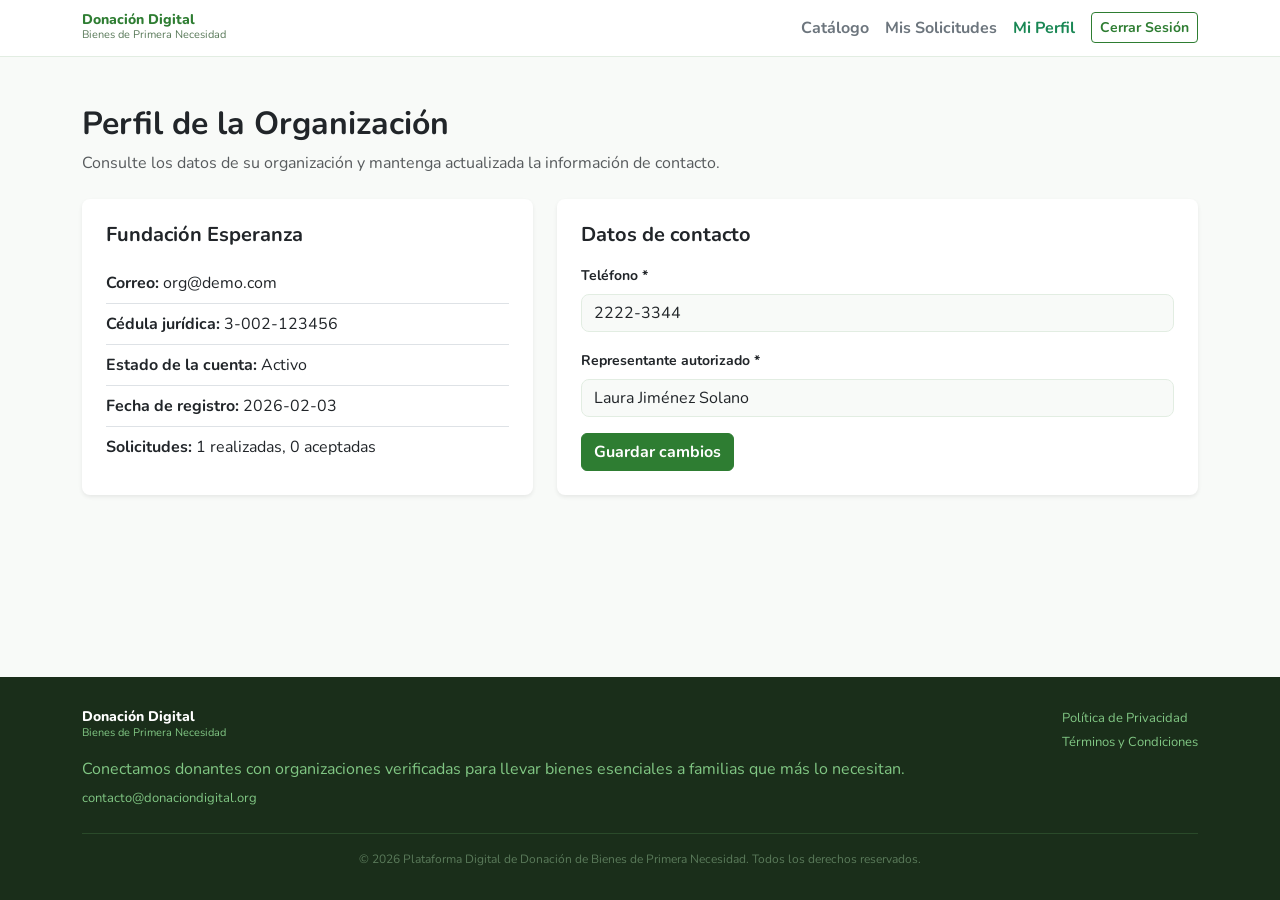
<file: pages/perfil-organizacion.html>
<!DOCTYPE html>
<html lang="es">

<head>
    <meta charset="UTF-8">
    <meta name="viewport" content="width=device-width, initial-scale=1.0">
    <title>Perfil de la Organización | Donación Digital</title>
    <link href="https://cdn.jsdelivr.net/npm/bootstrap@5.3.8/dist/css/bootstrap.min.css" rel="stylesheet">
    <link rel="stylesheet" href="../css/styles.css">
    <link rel="stylesheet" href="../css/catalogo.css">
</head>

<body>

    <!-- encabezado -->
    <header class="encabezado">
        <div class="container encabezado-contenido">
            <a href="../index.html" class="logo">
                <span>
                    <span class="logo-titulo">Donación Digital</span>
                    <span class="logo-subtitulo">Bienes de Primera Necesidad</span>
                </span>
            </a>

            <nav>
                <ul class="menu d-flex align-items-center gap-3 list-unstyled mb-0">
                    <li><a href="catalogo.html" class="text-decoration-none text-secondary">Catálogo</a></li>
                    <li><a href="mis-solicitudes.html" class="text-decoration-none text-secondary">Mis Solicitudes</a></li>
                    <li><a href="perfil-organizacion.html" class="text-decoration-none fw-bold text-success">Mi Perfil</a></li>
                    <li><a href="login.html" class="btn btn-donacion-borde btn-sm">Cerrar Sesión</a></li>
                </ul>
            </nav>
        </div>
    </header>

    <!-- contenido de la página -->
    <main class="container py-5">

        <div class="mb-4">
            <h1 class="h2 fw-bold text-dark">Perfil de la Organización</h1>
            <p class="text-muted">Consulte los datos de su organización y mantenga actualizada la información de contacto.</p>
        </div>

        <div class="row g-4">
            <section class="col-12 col-lg-5">
                <div class="card shadow-sm border-0 rounded-3 h-100">
                    <div class="card-body p-4">
                        <h2 class="h5 fw-bold mb-3" id="perfilNombre"></h2>
                        <ul class="list-group list-group-flush">
                            <li class="list-group-item px-0"><strong>Correo:</strong> <span id="perfilCorreo"></span></li>
                            <li class="list-group-item px-0"><strong>Cédula jurídica:</strong> <span id="perfilCedula"></span></li>
                            <li class="list-group-item px-0"><strong>Estado de la cuenta:</strong> <span id="perfilEstado"></span></li>
                            <li class="list-group-item px-0"><strong>Fecha de registro:</strong> <span id="perfilFecha"></span></li>
                            <li class="list-group-item px-0"><strong>Solicitudes:</strong> <span id="perfilSolicitudes"></span></li>
                        </ul>
                    </div>
                </div>
            </section>

            <section class="col-12 col-lg-7">
                <div class="card shadow-sm border-0 rounded-3 h-100">
                    <div class="card-body p-4">
                        <h2 class="h5 fw-bold mb-3">Datos de contacto</h2>

                        <div id="avisoPerfil" style="display: none;"></div>

                        <form id="formPerfil" novalidate onsubmit="guardarPerfil(); return false;">
                            <div class="mb-3">
                                <label for="perfilTelefono" class="form-label">Teléfono *</label>
                                <input type="tel" id="perfilTelefono" class="form-control" placeholder="Ej: 2222-3333">
                                <div id="errorPerfilTelefono" class="text-danger small mt-1"></div>
                            </div>

                            <div class="mb-3">
                                <label for="perfilRepresentante" class="form-label">Representante autorizado *</label>
                                <input type="text" id="perfilRepresentante" class="form-control" placeholder="Nombre completo">
                                <div id="errorPerfilRepresentante" class="text-danger small mt-1"></div>
                            </div>

                            <button type="submit" class="btn btn-donacion">Guardar cambios</button>
                        </form>
                    </div>
                </div>
            </section>
        </div>

    </main>

    <!-- footer -->
    <footer class="footer">
        <div class="container">
            <div class="d-flex justify-content-between flex-wrap gap-3">
                <div>
                    <div class="logo">
                        <span>
                            <span class="logo-titulo">Donación Digital</span>
                            <span class="logo-subtitulo">Bienes de Primera Necesidad</span>
                        </span>
                    </div>
                    <p class="mt-3 mb-1">
                        Conectamos donantes con organizaciones verificadas para llevar bienes esenciales a familias que más lo necesitan.
                    </p>
                    <a href="mailto:contacto@donaciondigital.org">contacto@donaciondigital.org</a>
                </div>

                <div class="d-flex flex-column gap-1">
                    <a href="#">Política de Privacidad</a>
                    <a href="#">Términos y Condiciones</a>
                </div>
            </div>

            <p class="footer-copyright">
                © 2026 Plataforma Digital de Donación de Bienes de Primera Necesidad. Todos los derechos reservados.
            </p>
        </div>
    </footer>

    <script src="https://cdn.jsdelivr.net/npm/bootstrap@5.3.8/dist/js/bootstrap.bundle.min.js"></script>
    <script src="../js/admin.js"></script>
    <script src="../js/catalogo.js"></script>
</body>

</html>
</file>
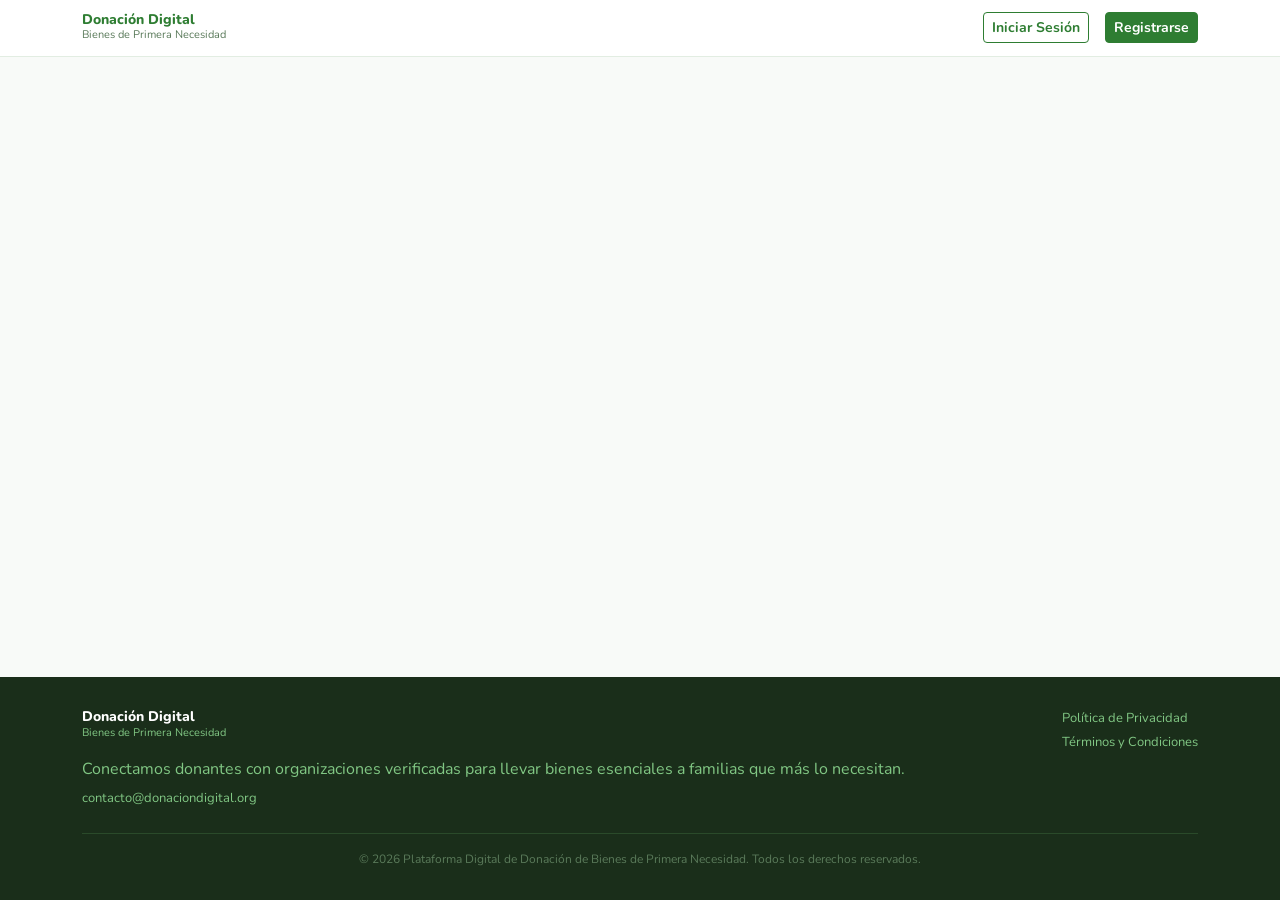
<file: pages/plantilla.html>
<!DOCTYPE html>
<html lang="es">

<head>
    <meta charset="UTF-8">
    <meta name="viewport" content="width=device-width, initial-scale=1.0">
    <title>Título de la página</title>
    <link href="https://cdn.jsdelivr.net/npm/bootstrap@5.3.8/dist/css/bootstrap.min.css" rel="stylesheet">
    <link rel="stylesheet" href="../css/styles.css">
</head>

<body>

     <!-- encabezado -->
    <header class="encabezado">
        <div class="container encabezado-contenido">
            <a href="../index.html" class="logo">
                <span>
                    <span class="logo-titulo">Donación Digital</span>
                    <span class="logo-subtitulo">Bienes de Primera Necesidad</span>
                </span>
            </a>

            <nav>
                <ul class="menu">
                    <li><a href="login.html" class="btn btn-donacion-borde btn-sm">Iniciar Sesión</a></li>
                    <li><a href="registro.html" class="btn btn-donacion btn-sm">Registrarse</a></li>
                </ul>
            </nav>
        </div>
    </header>

    <!-- contenido de la página -->
    <main class="container py-5">

        <!-- AQUÍ VA EL CONTENIDO DE CADA PÁGINA -->

    </main>

    <!-- footer -->
    <footer class="footer">
        <div class="container">
            <div class="d-flex justify-content-between flex-wrap gap-3">

                <div>
                    <div class="logo">
                        <span>
                            <span class="logo-titulo">Donación Digital</span>
                            <span class="logo-subtitulo">Bienes de Primera Necesidad</span>
                        </span>
                    </div>
                    <p class="mt-3 mb-1">
                        Conectamos donantes con organizaciones verificadas para llevar bienes esenciales a familias que más lo necesitan.
                    </p>
                    <a href="mailto:contacto@donaciondigital.org">contacto@donaciondigital.org</a>
                </div>

                <div class="d-flex flex-column gap-1">
                    <a href="#">Política de Privacidad</a>
                    <a href="#">Términos y Condiciones</a>
                </div>

            </div>

            <p class="footer-copyright">
                © 2026 Plataforma Digital de Donación de Bienes de Primera Necesidad. Todos los derechos reservados.
            </p>
        </div>
    </footer>

</body>

</html>
</file>
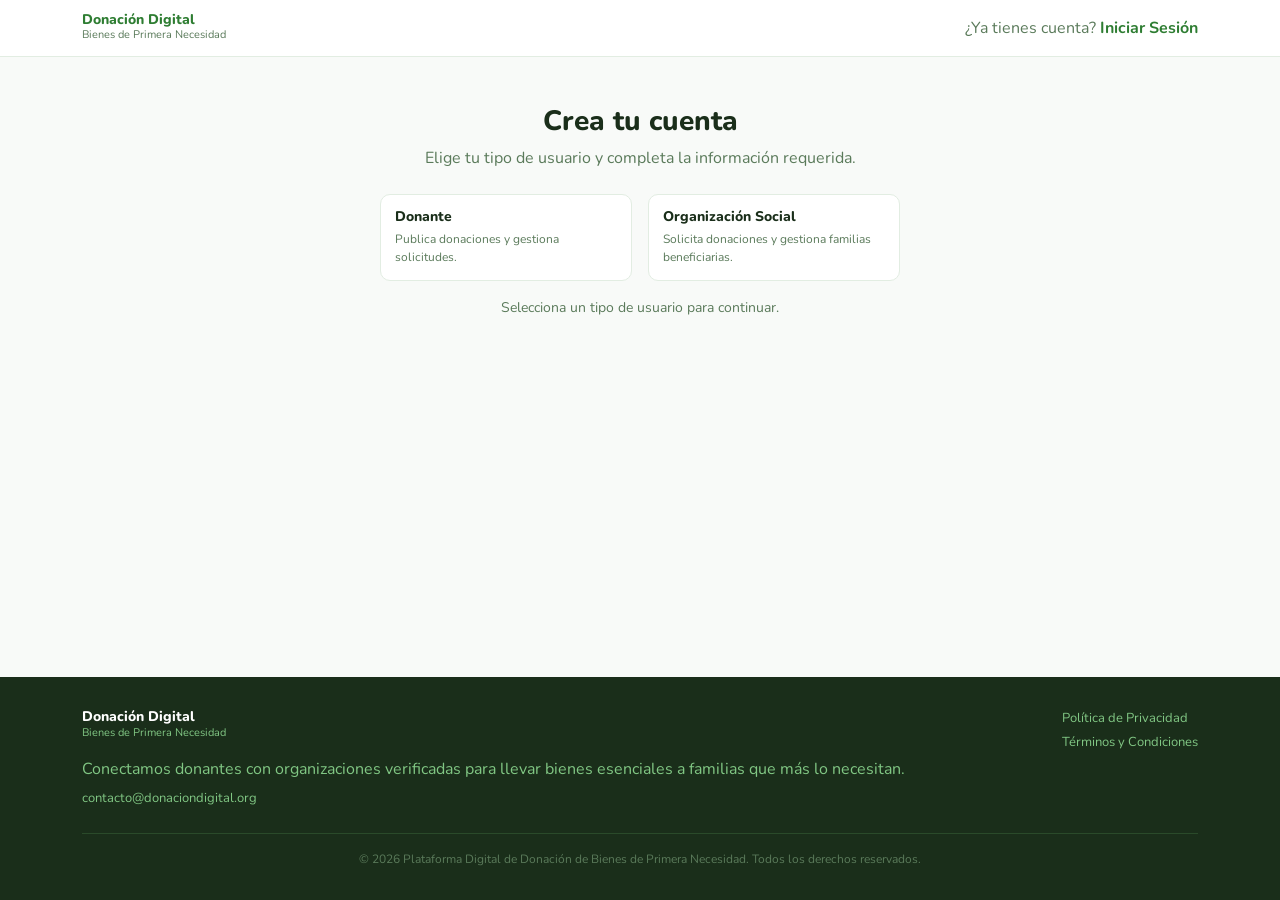
<file: pages/registro.html>
<!DOCTYPE html>
<html lang="es">

<head>
    <meta charset="UTF-8">
    <meta name="viewport" content="width=device-width, initial-scale=1.0">
    <title>Registro - Donación Digital</title>
    <link href="https://cdn.jsdelivr.net/npm/bootstrap@5.3.8/dist/css/bootstrap.min.css" rel="stylesheet">
    <link rel="stylesheet" href="../css/styles.css">
    <link rel="stylesheet" href="../css/auth.css">
</head>

<body>

    <header class="encabezado">
        <div class="container encabezado-contenido">
            <a href="../index.html" class="logo">
                <span>
                    <span class="logo-titulo">Donación Digital</span>
                    <span class="logo-subtitulo">Bienes de Primera Necesidad</span>
                </span>
            </a>

            <p class="mb-0 texto-secundario">¿Ya tienes cuenta? <a href="login.html">Iniciar Sesión</a></p>
        </div>
    </header>


    <main class="container py-5">
        <div class="contenedor-auth">

            <div class="text-center mb-4">
                <h1 class="titulo-auth">Crea tu cuenta</h1>
                <p class="texto-secundario">Elige tu tipo de usuario y completa la información requerida.</p>
            </div>

 
            <div class="row g-3 mb-3">
                <div class="col-6">
                    <div class="tipo-usuario" id="tipo-donante" onclick="elegirTipo('donante')">
                        <h3>Donante</h3>
                        <p>Publica donaciones y gestiona solicitudes.</p>
                    </div>
                </div>

                <div class="col-6">
                    <div class="tipo-usuario" id="tipo-organizacion" onclick="elegirTipo('organizacion')">
                        <h3>Organización Social</h3>
                        <p>Solicita donaciones y gestiona familias beneficiarias.</p>
                    </div>
                </div>
            </div>

            <p class="text-center texto-secundario small" id="mensaje-tipo">
                Selecciona un tipo de usuario para continuar.
            </p>

  
            <div class="card card-formulario" id="formulario-registro" style="display: none;">
                <div class="card-body p-4">

       
                    <div id="alerta-registro" style="display: none;"></div>

                    <form>
                        <p class="titulo-seccion mb-3" id="titulo-seccion">Información del donante</p>

                        <div class="mb-3">
                            <label for="nombre" class="form-label">
                                <span id="texto-nombre">Nombre Completo</span> <span class="text-danger">*</span>
                            </label>
                            <input type="text" class="form-control" id="nombre" placeholder="Ej. María González">
                            <small class="mensaje-error" id="error-nombre"></small>
                        </div>

                        <div class="mb-3">
                            <label for="correo" class="form-label">Correo Electrónico <span class="text-danger">*</span></label>
                            <input type="email" class="form-control" id="correo" placeholder="correo@ejemplo.com">
                            <small class="mensaje-error" id="error-correo"></small>
                        </div>

                        <div class="mb-3">
                            <label for="clave" class="form-label">Contraseña <span class="text-danger">*</span></label>
                            <input type="password" class="form-control" id="clave" placeholder="Mínimo 8 caracteres">
                            <div class="form-text">La contraseña debe contener al menos 8 caracteres.</div>
                            <small class="mensaje-error" id="error-clave"></small>
                        </div>

                        <div class="mb-3">
                            <label for="confirmar" class="form-label">Confirmar Contraseña <span class="text-danger">*</span></label>
                            <input type="password" class="form-control" id="confirmar" placeholder="Repite tu contraseña">
                            <small class="mensaje-error" id="error-confirmar"></small>
                        </div>

                        <div class="mb-3">
                            <label for="telefono" class="form-label">Número de Teléfono <span class="text-danger">*</span></label>
                            <input type="text" class="form-control" id="telefono" placeholder="Ej. +506 0000 0000">
                            <small class="mensaje-error" id="error-telefono"></small>
                        </div>

               
                        <div id="datos-organizacion" style="display: none;">
                            <p class="titulo-seccion mt-4 mb-3">Datos de la organización</p>

                            <div class="mb-3">
                                <label for="id-organizacion" class="form-label">ID de la Organización <span class="text-danger">*</span></label>
                                <input type="text" class="form-control" id="id-organizacion" placeholder="Ej. 0-000-000000">
                                <small class="mensaje-error" id="error-id-organizacion"></small>
                            </div>

                            <div class="mb-3">
                                <label for="representante" class="form-label">Representante Autorizado <span class="text-danger">*</span></label>
                                <input type="text" class="form-control" id="representante" placeholder="Nombre del representante legal">
                                <small class="mensaje-error" id="error-representante"></small>
                            </div>
                        </div>

                        <div class="d-flex gap-2 mt-4">
                            <a href="../index.html" class="btn btn-donacion-borde w-50">Cancelar</a>
                            <button type="button" class="btn btn-donacion w-50" onclick="registrar()">Registrarse</button>
                        </div>

                        <p class="text-center texto-secundario small mt-3 mb-0">
                            Al registrarte, aceptas nuestra <a href="#">Política de Privacidad</a>
                            y los <a href="#">Términos y Condiciones</a>.
                        </p>
                    </form>

                </div>
            </div>

        </div>
    </main>


    <footer class="footer">
        <div class="container">
            <div class="d-flex justify-content-between flex-wrap gap-3">

                <div>
                    <div class="logo">
                        <span>
                            <span class="logo-titulo">Donación Digital</span>
                            <span class="logo-subtitulo">Bienes de Primera Necesidad</span>
                        </span>
                    </div>
                    <p class="mt-3 mb-1">
                        Conectamos donantes con organizaciones verificadas para llevar bienes esenciales a familias que más lo necesitan.
                    </p>
                    <a href="mailto:contacto@donaciondigital.org">contacto@donaciondigital.org</a>
                </div>

                <div class="d-flex flex-column gap-1">
                    <a href="#">Política de Privacidad</a>
                    <a href="#">Términos y Condiciones</a>
                </div>

            </div>

            <p class="footer-copyright">
                © 2026 Plataforma Digital de Donación de Bienes de Primera Necesidad. Todos los derechos reservados.
            </p>
        </div>
    </footer>

   
    <script src="../js/auth.js"></script>

</body>

</html>
</file>
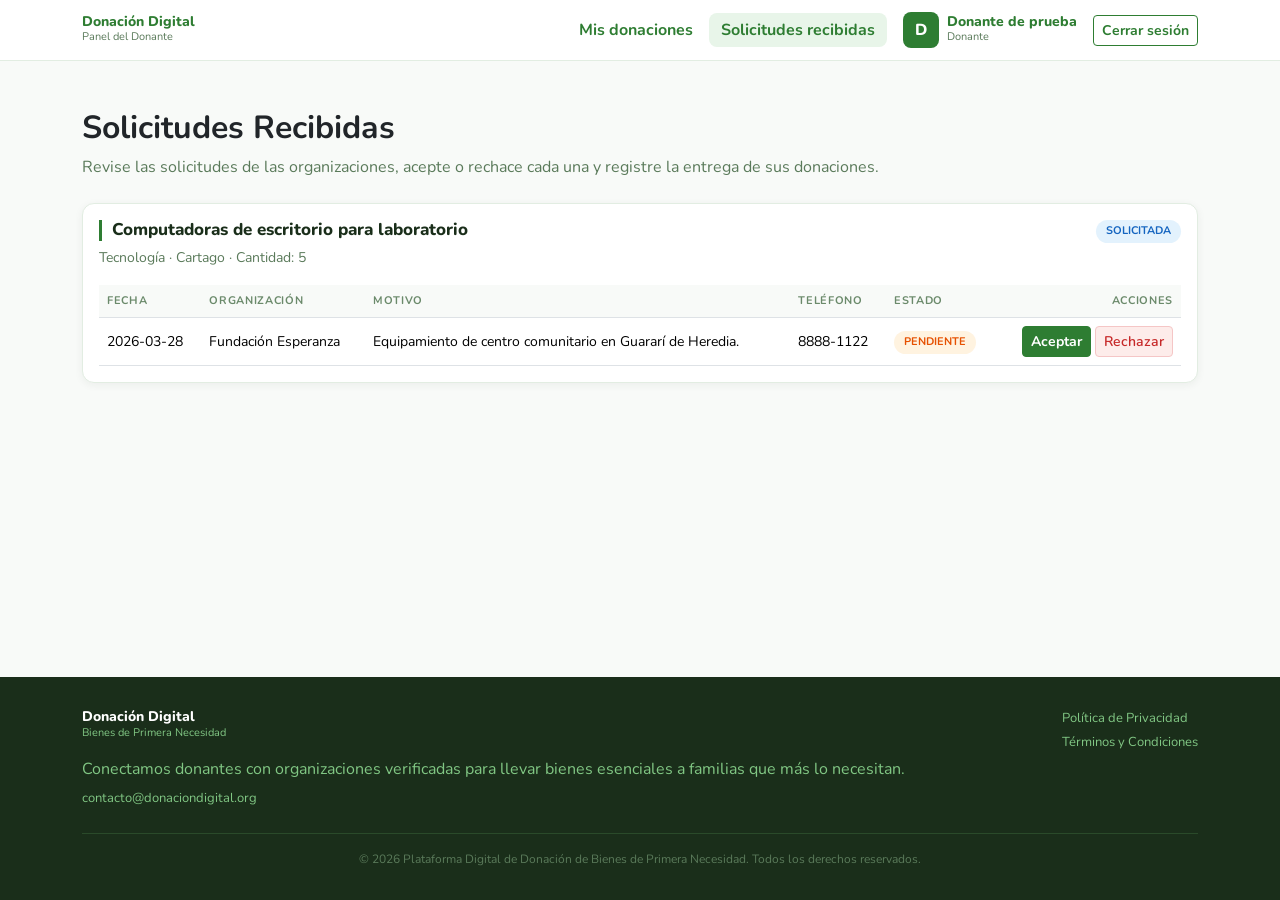
<file: pages/solicitudes-recibidas.html>
<!DOCTYPE html>
<html lang="es">

<head>
    <meta charset="UTF-8">
    <meta name="viewport" content="width=device-width, initial-scale=1.0">
    <title>Solicitudes Recibidas | Donación Digital</title>
    <link href="https://cdn.jsdelivr.net/npm/bootstrap@5.3.8/dist/css/bootstrap.min.css" rel="stylesheet">
    <link rel="stylesheet" href="../css/styles.css">
    <link rel="stylesheet" href="../css/admin.css">
</head>

<body>

    <!-- encabezado (nav del donante) -->
    <header class="encabezado">
        <div class="container encabezado-contenido">
            <a href="../index.html" class="logo">
                <span>
                    <span class="logo-titulo">Donación Digital</span>
                    <span class="logo-subtitulo">Panel del Donante</span>
                </span>
            </a>

            <nav>
                <ul class="menu">
                    <li><a href="donaciones.html">Mis donaciones</a></li>
                    <li><a href="solicitudes-recibidas.html" class="menu-activo">Solicitudes recibidas</a></li>
                    <li class="d-flex align-items-center gap-2">
                        <span class="logo-icono">D</span>
                        <span>
                            <span class="logo-titulo">Donante de prueba</span>
                            <span class="logo-subtitulo">Donante</span>
                        </span>
                    </li>
                    <li><a href="login.html" class="btn btn-donacion-borde btn-sm">Cerrar sesión</a></li>
                </ul>
            </nav>
        </div>
    </header>

    <!-- contenido de la página -->
    <main class="container py-5">

        <div class="mb-4">
            <h1 class="h2 fw-bold text-dark">Solicitudes Recibidas</h1>
            <p class="texto-secundario">Revise las solicitudes de las organizaciones, acepte o rechace cada una y registre la entrega de sus donaciones.</p>
        </div>

        <div class="alert-exito mb-4" id="avisoRecibidas" style="display: none;"></div>

        <div id="listaRecibidas"></div>

    </main>

    <!-- ventana de confirmacion -->
    <div class="modal fade" id="modalConfirmar" tabindex="-1" aria-labelledby="modalTitulo" aria-hidden="true">
        <div class="modal-dialog modal-dialog-centered">
            <div class="modal-content modal-confirmar">
                <span class="icono-dato icono-rojo mb-3" id="modalIcono">🗑️</span>
                <h2 class="h4 fw-bold" id="modalTitulo"></h2>
                <p class="texto-secundario mb-0" id="modalTexto"></p>
                <div class="d-flex gap-2 mt-4">
                    <button type="button" class="btn btn-donacion-borde flex-fill" data-bs-dismiss="modal">Cancelar</button>
                    <button type="button" class="btn btn-peligro flex-fill" id="modalBoton" data-bs-dismiss="modal" onclick="confirmarAccion()"></button>
                </div>
            </div>
        </div>
    </div>

    <!-- footer -->
    <footer class="footer">
        <div class="container">
            <div class="d-flex justify-content-between flex-wrap gap-3">
                <div>
                    <div class="logo">
                        <span>
                            <span class="logo-titulo">Donación Digital</span>
                            <span class="logo-subtitulo">Bienes de Primera Necesidad</span>
                        </span>
                    </div>
                    <p class="mt-3 mb-1">
                        Conectamos donantes con organizaciones verificadas para llevar bienes esenciales a familias que más lo necesitan.
                    </p>
                    <a href="mailto:contacto@donaciondigital.org">contacto@donaciondigital.org</a>
                </div>

                <div class="d-flex flex-column gap-1">
                    <a href="#">Política de Privacidad</a>
                    <a href="#">Términos y Condiciones</a>
                </div>
            </div>

            <p class="footer-copyright">
                © 2026 Plataforma Digital de Donación de Bienes de Primera Necesidad. Todos los derechos reservados.
            </p>
        </div>
    </footer>

    <script src="https://cdn.jsdelivr.net/npm/bootstrap@5.3.8/dist/js/bootstrap.bundle.min.js"></script>
    <script src="../js/catalogo.js"></script>
    <script src="../js/admin.js"></script>
</body>

</html>
</file>
<file: css/styles.css>
/* tipografia */
@import url('https://fonts.googleapis.com/css2?family=Nunito:wght@400;600;700;800&display=swap');

/* paleta de colores */

:root {
    --verde-principal: #2E7D32;
    --verde-oscuro: #1A2E1A;
    --verde-titulo: #2A4A2A;
    --verde-medio: #66BB6A;
    --verde-claro: #81C784;
    --verde-suave: #A5D6A7;
    --verde-fondo: #E8F5E9;
    --texto-secundario: #5A7A5A;
    --texto-suave: #6B8A6B;
    --borde: #E2EDE2;
    --fondo: #F8FAF8;
    --rojo: #C62828;
    --naranja: #E65100;
}

/* base */

body {
    font-family: 'Nunito', sans-serif;
    background-color: var(--fondo);
    color: var(--verde-oscuro);
    display: flex;
    flex-direction: column;
    min-height: 100vh;
}

main {
    flex: 1;
}

h1, h2, h3, h4, h5 {
    font-weight: 800;
    color: var(--verde-oscuro);
}

a {
    color: var(--verde-principal);
    font-weight: 700;
    text-decoration: none;
}

a:hover {
    color: var(--verde-titulo);
    text-decoration: underline;
}

.texto-secundario {
    color: var(--texto-secundario);
}

/* encabezado */

.encabezado {
    background-color: white;
    border-bottom: 1px solid var(--borde);
    padding: 12px 0;
}

.encabezado-contenido {
    display: flex;
    justify-content: space-between;
    align-items: center;
    flex-wrap: wrap;
    gap: 8px;
}

.logo {
    display: flex;
    align-items: center;
    gap: 10px;
}

.logo:hover {
    text-decoration: none;
}

.logo-icono {
    width: 36px;
    height: 36px;
    background-color: var(--verde-principal);
    color: white;
    border-radius: 8px;
    display: flex;
    align-items: center;
    justify-content: center;
    font-weight: 800;
}

.logo-titulo {
    display: block;
    font-size: 14px;
    font-weight: 800;
    color: var(--verde-principal);
    line-height: 1.1;
}

.logo-subtitulo {
    display: block;
    font-size: 11px;
    font-weight: 400;
    color: var(--texto-secundario);
}

.menu {
    display: flex;
    align-items: center;
    flex-wrap: wrap;
    gap: 16px;
    list-style: none;
    margin: 0;
    padding: 0;
}

/* botones (junto a btn de Bootstrap) */

.btn-donacion {
    --bs-btn-color: white;
    --bs-btn-bg: var(--verde-principal);
    --bs-btn-border-color: var(--verde-principal);
    --bs-btn-hover-color: white;
    --bs-btn-hover-bg: var(--verde-titulo);
    --bs-btn-hover-border-color: var(--verde-titulo);
    --bs-btn-active-color: white;
    --bs-btn-active-bg: var(--verde-titulo);
    --bs-btn-active-border-color: var(--verde-titulo);
    --bs-btn-disabled-color: white;
    --bs-btn-disabled-bg: var(--verde-claro);
    --bs-btn-disabled-border-color: var(--verde-claro);
    font-weight: 700;
}

.btn-donacion-borde {
    --bs-btn-color: var(--verde-principal);
    --bs-btn-bg: white;
    --bs-btn-border-color: var(--verde-principal);
    --bs-btn-hover-color: var(--verde-principal);
    --bs-btn-hover-bg: var(--verde-fondo);
    --bs-btn-hover-border-color: var(--verde-principal);
    --bs-btn-active-color: var(--verde-principal);
    --bs-btn-active-bg: var(--verde-fondo);
    --bs-btn-active-border-color: var(--verde-principal);
    font-weight: 700;
}

/* cards (el espacio interno lo da card-body de Bootstrap) */

.card {
    border: 1px solid var(--borde);
    border-radius: 12px;
    box-shadow: 0 2px 8px rgba(26, 46, 26, 0.06);
}

.card-formulario {
    max-width: 520px;
    margin-left: auto;
    margin-right: auto;
}

/* formularios */

.form-label {
    font-weight: 700;
    font-size: 14px;
}

.form-control {
    background-color: var(--fondo);
    border: 1px solid var(--borde);
    border-radius: 8px;
}

.form-control:focus {
    background-color: white;
    border-color: var(--verde-principal);
    box-shadow: 0 0 0 0.2rem rgba(46, 125, 50, 0.2);
}

.form-text {
    color: var(--texto-suave);
}

.form-check-input:checked {
    background-color: var(--verde-principal);
    border-color: var(--verde-principal);
}

.form-check-input:focus {
    border-color: var(--verde-principal);
    box-shadow: 0 0 0 0.2rem rgba(46, 125, 50, 0.2);
}

.titulo-seccion {
    border-left: 3px solid var(--verde-principal);
    padding-left: 8px;
    font-size: 12px;
    font-weight: 800;
    letter-spacing: 0.05em;
    text-transform: uppercase;
    color: var(--verde-principal);
}

/* validaciones */

.input-error {
    border-color: var(--rojo);
}

.input-error:focus {
    border-color: var(--rojo);
    box-shadow: 0 0 0 0.2rem rgba(198, 40, 40, 0.2);
}

.mensaje-error {
    display: block;
    color: var(--rojo);
    font-size: 13px;
    margin-top: 4px;
}

.mensaje-error:empty {
    display: none;
}

/* alerts */

.alert-error {
    background-color: #FDECEA;
    border: 1px solid #F5C6C6;
    color: var(--rojo);
    border-radius: 8px;
    padding: 12px;
}

.alert-aviso {
    background-color: #FFF3E0;
    border: 1px solid #FFCC80;
    color: var(--naranja);
    border-radius: 8px;
    padding: 12px;
}

.alert-exito {
    background-color: var(--verde-fondo);
    border: 1px solid var(--verde-suave);
    color: var(--verde-principal);
    border-radius: 8px;
    padding: 12px;
}

/* selector de tipo de usuario (registro) */

.tipo-usuario {
    background-color: white;
    border: 1px solid var(--borde);
    border-radius: 10px;
    padding: 14px;
    cursor: pointer;
    height: 100%;
}

.tipo-usuario:hover {
    border-color: var(--verde-medio);
}

.tipo-usuario.activo {
    background-color: var(--verde-fondo);
    border: 2px solid var(--verde-principal);
}

.tipo-usuario h3 {
    font-size: 14px;
    margin-bottom: 4px;
}

.tipo-usuario p {
    font-size: 12px;
    color: var(--texto-secundario);
    margin: 0;
}

/* footer */

.footer {
    background-color: var(--verde-oscuro);
    color: var(--verde-claro);
    padding: 32px 0 16px 0;
    margin-top: 48px;
}

.footer .logo-titulo {
    color: white;
}

.footer .logo-subtitulo {
    color: var(--verde-claro);
}

.footer a {
    color: var(--verde-claro);
    font-size: 13px;
    font-weight: 400;
}

.footer-copyright {
    border-top: 1px solid var(--verde-titulo);
    margin-top: 24px;
    padding-top: 16px;
    text-align: center;
    font-size: 12px;
    color: var(--texto-secundario);
}
</file>
<file: css/inicio.css>
.portada {
    padding: 72px 0 56px 0;
    background-color: var(--verde-fondo);
}

.portada-titulo {
    font-size: 40px;
    max-width: 700px;
    margin-left: auto;
    margin-right: auto;
}

.resaltado {
    color: var(--verde-principal);
    font-style: italic;
}

.portada-texto {
    max-width: 600px;
    margin: 16px auto 24px auto;
}

.estadistica-numero {
    display: block;
    font-size: 20px;
    font-weight: 800;
    color: var(--verde-principal);
}

.estadistica-texto {
    display: block;
    font-size: 12px;
    color: var(--texto-secundario);
}


.titulo-item {
    font-size: 16px;
    font-weight: 800;
}


.card-beneficio {
    background-color: var(--verde-fondo);
}


.paso-numero {
    display: block;
    font-size: 11px;
    font-weight: 800;
    letter-spacing: 0.08em;
    text-transform: uppercase;
    color: var(--verde-claro);
    margin-bottom: 4px;
}


.llamado-accion {
    background-color: var(--verde-principal);
    color: white;
    padding: 56px 0;
}

.llamado-accion h2 {
    color: white;
}

.btn-blanco {
    --bs-btn-color: var(--verde-principal);
    --bs-btn-bg: white;
    --bs-btn-border-color: white;
    --bs-btn-hover-color: var(--verde-principal);
    --bs-btn-hover-bg: var(--verde-fondo);
    --bs-btn-hover-border-color: var(--verde-fondo);
    font-weight: 700;
}

.btn-blanco-borde {
    --bs-btn-color: white;
    --bs-btn-bg: transparent;
    --bs-btn-border-color: white;
    --bs-btn-hover-color: var(--verde-principal);
    --bs-btn-hover-bg: white;
    --bs-btn-hover-border-color: white;
    font-weight: 700;
}
</file>
<file: css/admin.css>
/* admin.css */

/* estructura del panel */

.admin-contenedor {
    display: flex;
    flex: 1;
}

.admin-menu {
    width: 220px;
    flex-shrink: 0;
    background-color: var(--verde-oscuro);
    padding: 24px 16px;
}

.admin-menu-titulo {
    font-size: 11px;
    font-weight: 700;
    letter-spacing: 0.08em;
    text-transform: uppercase;
    color: var(--texto-suave);
    margin-bottom: 12px;
}

.admin-menu nav {
    position: sticky;
    top: 24px;
    display: flex;
    flex-direction: column;
    gap: 4px;
}

.admin-menu a {
    display: flex;
    align-items: center;
    gap: 10px;
    padding: 10px 12px;
    border-radius: 8px;
    color: var(--verde-suave);
    font-weight: 600;
    font-size: 14px;
}

.admin-menu a:hover {
    background-color: rgba(255, 255, 255, 0.06);
    color: white;
    text-decoration: none;
}

.admin-menu a.activo {
    background-color: var(--verde-titulo);
    color: white;
    box-shadow: inset -3px 0 0 var(--verde-medio);
}

.menu-contador {
    margin-left: auto;
    background-color: #FFE0B2;
    color: var(--naranja);
    border-radius: 50px;
    font-size: 11px;
    font-weight: 800;
    padding: 1px 8px;
}

.admin-contenido {
    min-width: 0;
    padding: 40px 32px;
    display: flex;
    flex-direction: column;
    gap: 24px;
}

.admin-contenido section {
    scroll-margin-top: 16px;
}

.menu-activo {
    background-color: var(--verde-fondo);
    padding: 6px 12px;
    border-radius: 8px;
}

.usuario-admin {
    display: flex;
    align-items: center;
    gap: 10px;
    border: 1px solid var(--borde);
    border-radius: 50px;
    padding: 4px 16px 4px 4px;
    font-size: 13px;
    line-height: 1.2;
}

/* titulos */

.titulo-panel {
    font-size: 34px;
}

.titulo-tarjeta {
    font-size: 17px;
    border-left: 3px solid var(--verde-principal);
    padding-left: 10px;
    margin-bottom: 4px;
}

/* tarjetas de resumen */

.icono-dato {
    width: 40px;
    height: 40px;
    border-radius: 10px;
    display: inline-flex;
    align-items: center;
    justify-content: center;
    font-size: 18px;
    flex-shrink: 0;
}

.icono-verde {
    background-color: var(--verde-fondo);
    color: var(--verde-principal);
}

.icono-azul {
    background-color: #E3F2FD;
    color: #1565C0;
}

.icono-morado {
    background-color: #F3E5F5;
    color: #7B1FA2;
}

.icono-naranja {
    background-color: #FFF3E0;
    color: var(--naranja);
}

.icono-rojo {
    background-color: #FDECEA;
    color: var(--rojo);
}

.numero-dato {
    font-size: 32px;
    font-weight: 800;
    line-height: 1.1;
    margin: 12px 0 4px 0;
}

/* listas */

.lista-actividad,
.lista-admin {
    list-style: none;
    margin: 0;
    padding: 0;
}

.lista-actividad li {
    display: flex;
    gap: 10px;
    padding: 12px 0;
    border-bottom: 1px solid var(--borde);
    font-size: 13px;
}

.lista-actividad .icono-dato {
    width: 28px;
    height: 28px;
    font-size: 13px;
}

.lista-admin li {
    display: flex;
    justify-content: space-between;
    align-items: center;
    flex-wrap: wrap;
    gap: 12px;
    padding: 14px 0;
    border-bottom: 1px solid var(--borde);
}

.lista-actividad li:last-child,
.lista-admin li:last-child {
    border-bottom: none;
}

/* tablas */

.tabla-admin th {
    font-size: 11px;
    font-weight: 700;
    letter-spacing: 0.06em;
    text-transform: uppercase;
    color: var(--texto-suave);
    background-color: var(--fondo);
    white-space: nowrap;
}

.tabla-admin td {
    font-size: 14px;
}

.avatar {
    width: 32px;
    height: 32px;
    border-radius: 50%;
    display: inline-flex;
    align-items: center;
    justify-content: center;
    font-size: 11px;
    font-weight: 800;
    color: white;
    flex-shrink: 0;
}

.avatar-donante {
    background-color: var(--verde-principal);
}

.avatar-organizacion {
    background-color: #1E88E5;
}

.avatar-administrador {
    background-color: #F57C00;
}

/* etiquetas de rol y estado */

.pill {
    display: inline-block;
    padding: 3px 10px;
    border-radius: 50px;
    font-size: 11px;
    font-weight: 700;
    text-transform: uppercase;
    white-space: nowrap;
}

.pill-donante,
.pill-activo,
.pill-disponible,
.pill-aceptada {
    background-color: var(--verde-fondo);
    color: var(--verde-principal);
}

.pill-organizacion,
.pill-solicitada {
    background-color: #E3F2FD;
    color: #1565C0;
}

.pill-administrador,
.pill-pendiente {
    background-color: #FFF3E0;
    color: var(--naranja);
}

.pill-inactivo,
.pill-rechazada {
    background-color: #FDECEA;
    color: var(--rojo);
}

.pill-entregada {
    background-color: #F3E5F5;
    color: #7B1FA2;
}

/* botones */

.btn-accion {
    --bs-btn-color: var(--verde-oscuro);
    --bs-btn-bg: white;
    --bs-btn-border-color: var(--borde);
    --bs-btn-hover-color: var(--verde-oscuro);
    --bs-btn-hover-bg: var(--verde-fondo);
    --bs-btn-hover-border-color: var(--verde-suave);
    --bs-btn-active-color: var(--verde-oscuro);
    --bs-btn-active-bg: var(--verde-fondo);
    --bs-btn-active-border-color: var(--verde-suave);
    font-weight: 600;
}

.btn-eliminar {
    --bs-btn-color: var(--rojo);
    --bs-btn-bg: #FDECEA;
    --bs-btn-border-color: #F5C6C6;
    --bs-btn-hover-color: var(--rojo);
    --bs-btn-hover-bg: #F9D6D2;
    --bs-btn-hover-border-color: #F5C6C6;
    --bs-btn-active-color: var(--rojo);
    --bs-btn-active-bg: #F9D6D2;
    --bs-btn-active-border-color: #F5C6C6;
    font-weight: 600;
}

.btn-peligro {
    --bs-btn-color: white;
    --bs-btn-bg: var(--rojo);
    --bs-btn-border-color: var(--rojo);
    --bs-btn-hover-color: white;
    --bs-btn-hover-bg: #A61F1F;
    --bs-btn-hover-border-color: #A61F1F;
    --bs-btn-active-color: white;
    --bs-btn-active-bg: #A61F1F;
    --bs-btn-active-border-color: #A61F1F;
    font-weight: 700;
}

/* ventana de confirmacion */

.modal-confirmar {
    border: none;
    border-radius: 16px;
    padding: 28px;
}

/* celulares y tablets */

@media (max-width: 991px) {
    .admin-contenedor {
        flex-direction: column;
    }

    .admin-menu {
        width: auto;
        padding: 12px 16px;
    }

    .admin-menu-titulo {
        display: none;
    }

    .admin-menu nav {
        position: static;
        flex-direction: row;
        overflow-x: auto;
    }

    .admin-menu a {
        white-space: nowrap;
    }

    .admin-menu a.activo {
        box-shadow: none;
    }

    .admin-contenido {
        padding: 24px 16px;
    }
}
</file>
<file: css/catalogo.css>
/* Catálogo y Solicitudes*/

/* Tarjetas del catálogo */
.card-donacion {
    transition: transform 0.2s ease, box-shadow 0.2s ease;
    border: 1px solid #e9ecef;
}

.card-donacion:hover {
    transform: translateY(-4px);
    box-shadow: 0 8px 16px rgba(0, 0, 0, 0.08) !important;
}

.card-donacion-img {
    height: 190px;
    object-fit: cover;
    width: 100%;
}

.categoria-tag {
    font-size: 0.75rem;
    font-weight: 700;
    text-transform: uppercase;
    color: #198754;
    letter-spacing: 0.5px;
}

/* Imagen del detalle */
.detalle-img {
    max-height: 420px;
    width: 100%;
    object-fit: cover;
    border-radius: 8px;
}

/* Donaciones publicadas sin fotografía */
.sin-foto {
    height: 190px;
    display: flex;
    align-items: center;
    justify-content: center;
    font-size: 3rem;
    background-color: #e9f5ee;
}

/* Etiquetas de estado */
.badge-estado {
    padding: 0.4rem 0.75rem;
    font-size: 0.8rem;
    font-weight: 600;
    border-radius: 50px;
    text-transform: uppercase;
}

.badge-pendiente {
    background-color: #fff3cd;
    color: #856404;
    border: 1px solid #ffeeba;
}

.badge-aceptada {
    background-color: #d1e7dd;
    color: #0f5132;
    border: 1px solid #badbcc;
}

.badge-rechazada {
    background-color: #f8d7da;
    color: #842029;
    border: 1px solid #f5c2c7;
}
</file>
<file: css/donaciones.css>
/* Nav */
.menu-activo {
    background-color: var(--verde-fondo);
    padding: 6px 12px;
    border-radius: 8px;
}


/* Paneles */
.panel-donacion {
    background-color: white;
    border: 1px solid var(--borde);
    border-radius: 16px;
    padding: 28px;
}


/* Títulos */
.titulo-panel {
    border-left: 4px solid var(--verde-principal);
    padding-left: 12px;
    font-size: 24px;
    margin-bottom: 0;
}

.contador {
    background-color: var(--fondo);
    border: 1px solid var(--borde);
    color: var(--texto-secundario);
    border-radius: 20px;
    padding: 2px 12px;
    font-size: 14px;
    font-weight: bold;
}


/* Formulario */
.form-select {
    background-color: var(--fondo);
    border: 1px solid var(--borde);
    border-radius: 8px;
}

.form-select:focus {
    background-color: white;
    border-color: var(--verde-principal);
}

.texto-error {
    color: var(--rojo);
    font-size: 13px;
    margin-top: 4px;
}


/* Estados */
.estado {
    display: inline-block;
    padding: 4px 12px;
    border-radius: 20px;
    font-size: 13px;
    font-weight: bold;
}

.estado-disponible {
    background-color: var(--verde-fondo);
    color: var(--verde-principal);
}

.estado-solicitada {
    background-color: #FFF3E0;
    color: var(--naranja);
}

.estado-aceptada {
    background-color: #E3F2FD;
    color: #1565C0;
}

.estado-entregada {
    background-color: #F3E5F5;
    color: #7B1FA2;
}


/* Tarjeta */
.tarjeta-donacion {
    border-radius: 14px;
}

.tarjeta-donacion .card-footer {
    background-color: white;
    border-top: 1px solid var(--borde);
}

.etiqueta-categoria {
    display: inline-block;
    background-color: var(--fondo);
    border: 1px solid var(--borde);
    color: var(--texto-secundario);
    font-size: 11px;
    font-weight: bold;
    text-transform: uppercase;
    letter-spacing: 1px;
    padding: 4px 8px;
    border-radius: 6px;
}

.titulo-donacion {
    font-size: 18px;
    margin-top: 12px;
    margin-bottom: 6px;
}

.info-donacion {
    color: var(--texto-secundario);
    font-size: 14px;
    margin-bottom: 0;
}

.info-donacion strong {
    color: var(--verde-oscuro);
}

.aviso-bloqueo {
    color: var(--texto-suave);
    font-size: 13px;
    font-style: italic;
    margin-top: 8px;
    margin-bottom: 0;
}


/* Botones */
.btn-editar {
    color: var(--verde-principal);
    background-color: white;
    border: 1px solid var(--borde);
    font-weight: bold;
}

.btn-editar:hover {
    color: var(--verde-principal);
    background-color: var(--verde-fondo);
    border-color: var(--verde-suave);
}

.btn-eliminar {
    color: var(--rojo);
    background-color: white;
    border: 1px solid #F5A5A5;
    font-weight: bold;
}

.btn-eliminar:hover {
    color: var(--rojo);
    background-color: #FDECEA;
    border-color: var(--rojo);
}

.btn-editar:disabled,
.btn-eliminar:disabled {
    color: var(--texto-suave);
    background-color: white;
    border-color: var(--borde);
    opacity: 0.45;
}


/* Celulares */
@media (max-width: 576px) {
    .panel-donacion {
        padding: 18px;
    }

    .titulo-panel {
        font-size: 20px;
    }
}
</file>
<file: css/auth.css>
.contenedor-auth {
    max-width: 520px;
    margin-left: auto;
    margin-right: auto;
}

.contenedor-login {
    max-width: 420px;
    margin-left: auto;
    margin-right: auto;
}

.titulo-auth {
    font-size: 28px;
}

.credenciales-prueba {
    background-color: var(--verde-fondo);
    border: 1px solid var(--borde);
    border-radius: 8px;
    padding: 10px;
    margin-top: 16px;
    font-size: 12px;
    color: var(--texto-secundario);
}
</file>
